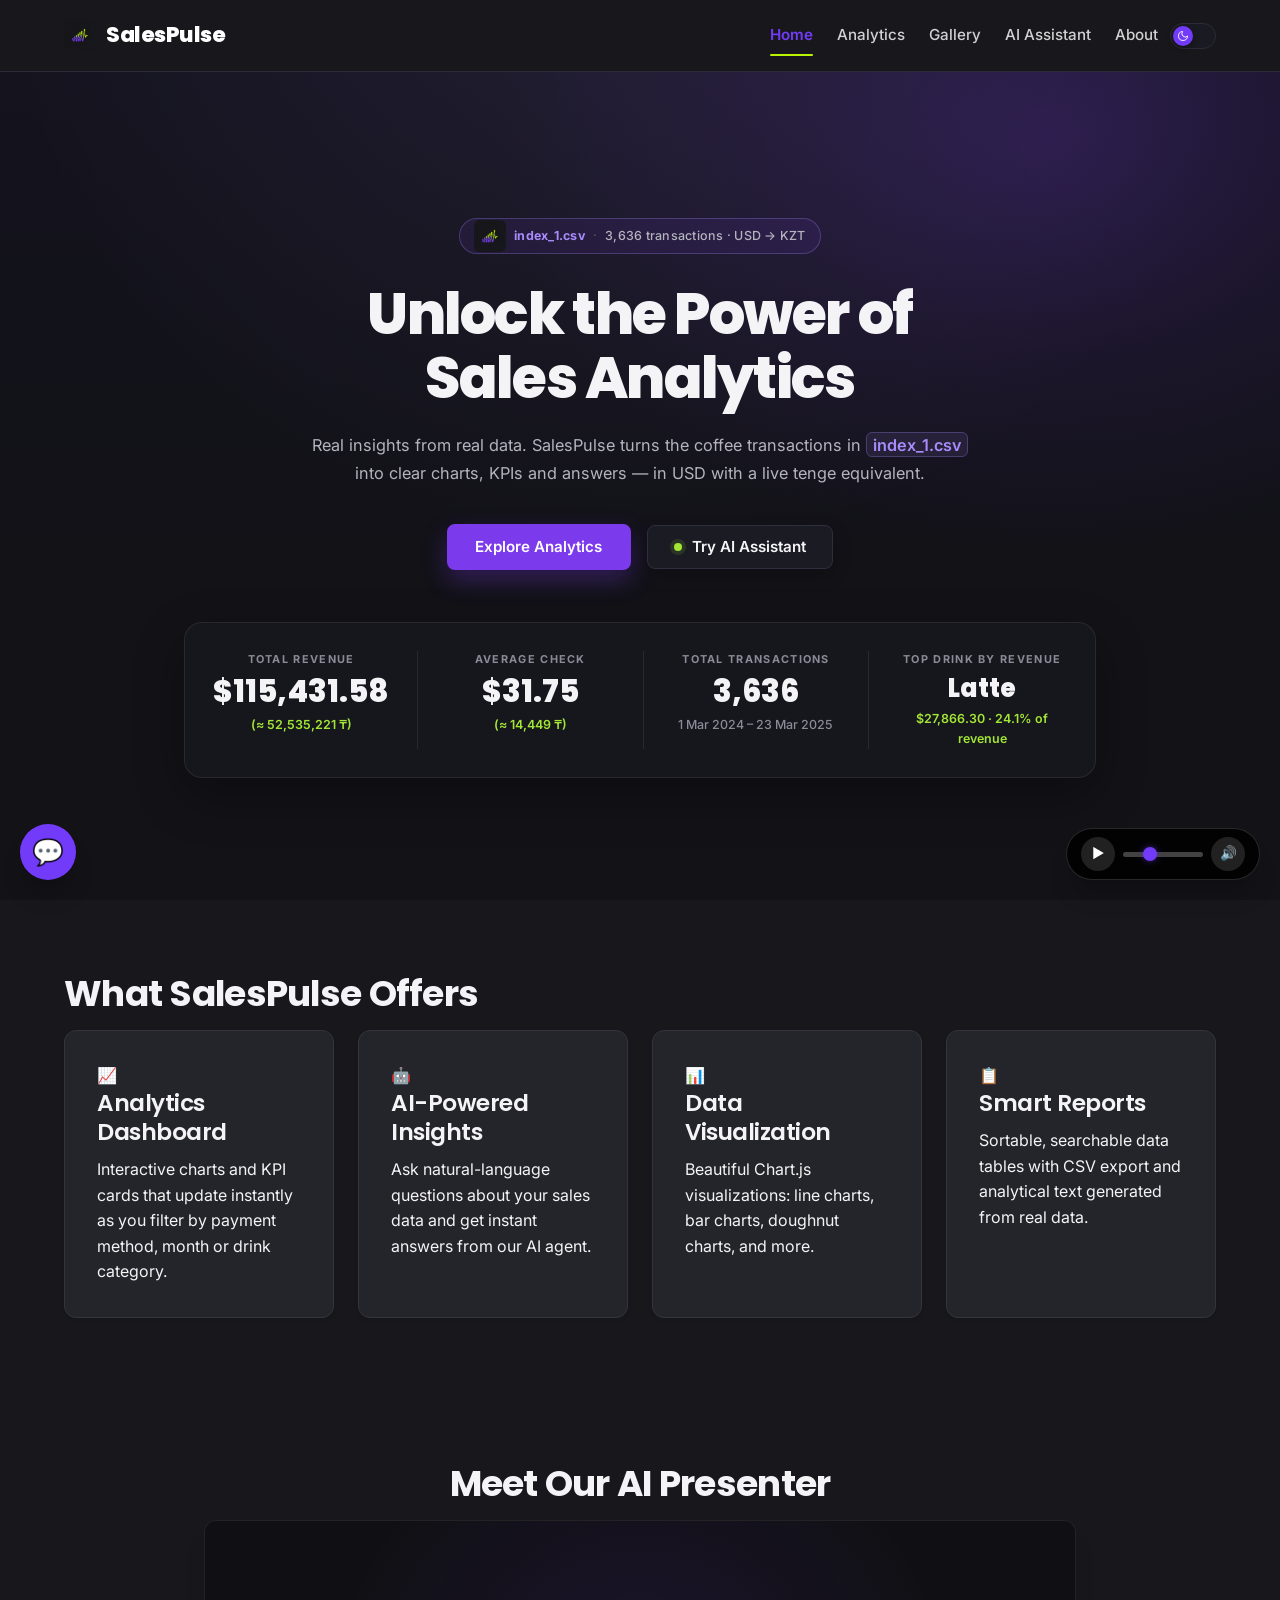
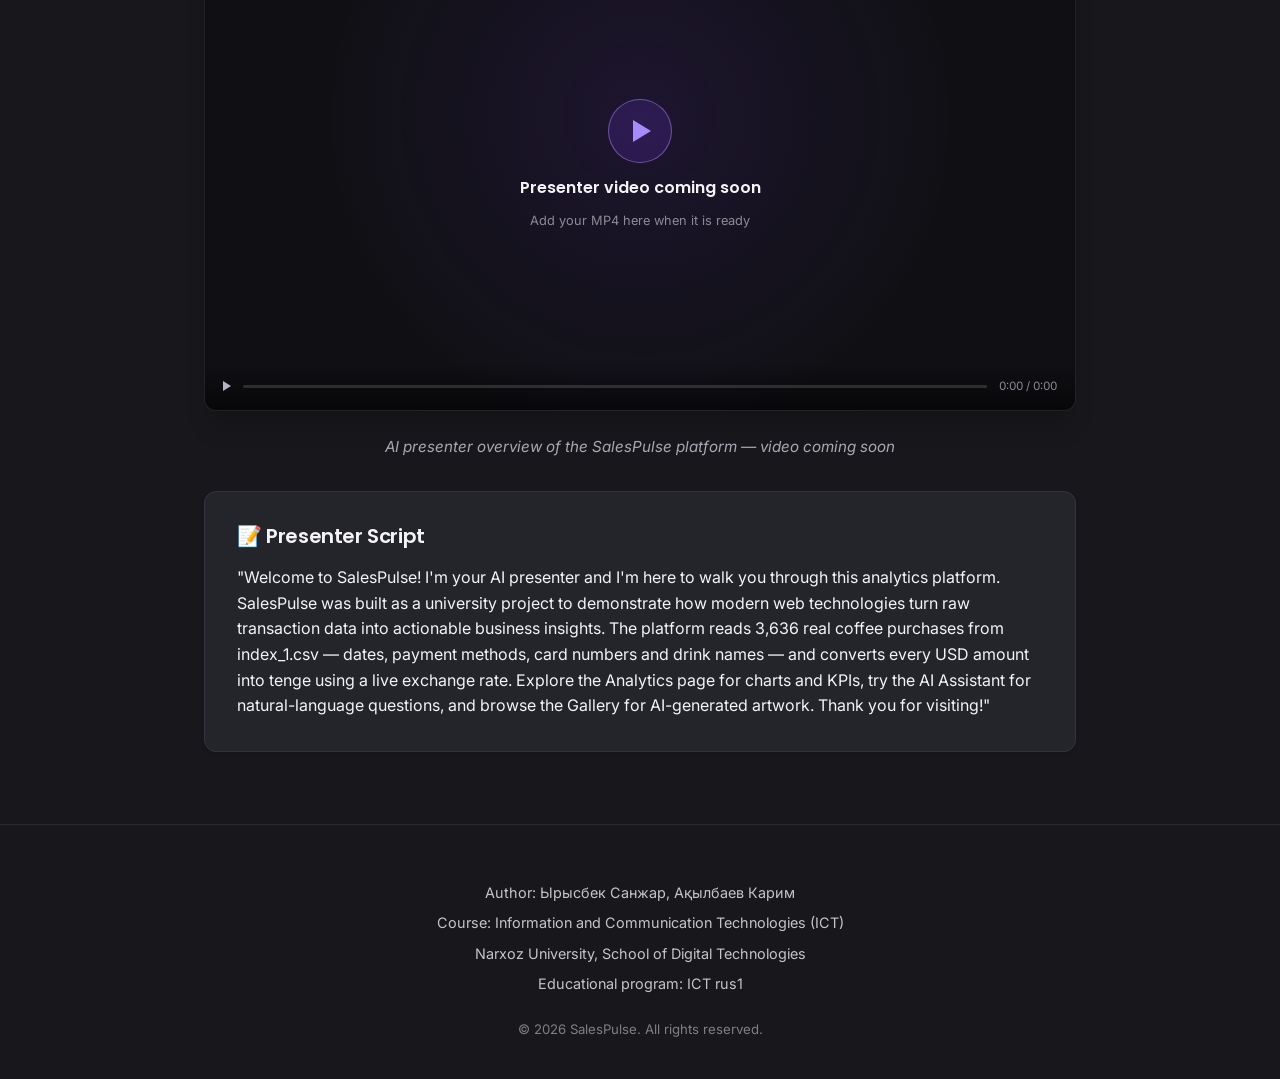
<file: V2/index.html>
<!DOCTYPE html>
<html lang="en">
<head>
  <!-- Character encoding declaration for UTF-8 standard -->
  <meta charset="UTF-8">

  <!-- Restore the saved theme before the stylesheet paints (no theme flash). -->
  <script>
    (function () {
      try {
        var saved = localStorage.getItem('salespulse.theme');
        document.documentElement.setAttribute('data-theme', saved === 'light' ? 'light' : 'dark');
      } catch (e) {
        document.documentElement.setAttribute('data-theme', 'dark');
      }
    })();
  </script>
  <!-- Responsive viewport configuration for optimal mobile & desktop display -->
  <meta name="viewport" content="width=device-width, initial-scale=1.0">
  <!-- SEO & Project description for academic evaluation -->
  <meta name="description" content="SalesPulse — sales analysis and visualization of real coffee transactions from index_1.csv, with USD and live KZT prices.">
  
  <title>SalesPulse — Home</title>
  <link rel="icon" type="image/png" href="/logo.png" />

  <!-- Google Fonts: Inter for high-legibility body text, Poppins for bold modern headings -->
  <link rel="preconnect" href="https://fonts.googleapis.com">
  <link rel="preconnect" href="https://fonts.gstatic.com" crossorigin>
  <link href="https://fonts.googleapis.com/css2?family=Inter:wght@400;500;600&family=Poppins:wght@600;700;800&display=swap" rel="stylesheet">

  <!-- Main Stylesheet containing CSS Variables, responsive grid, animations, and component styles -->
  <link rel="stylesheet" href="css/style.css">
</head>
<body data-page="home">

  <!-- ==========================================================================
       GLOBAL HEADER & NAVIGATION
       Persistent across all pages. Features brand logo, navigation links,
       and responsive burger menu toggle for mobile screen sizes.
       ========================================================================== -->
  <header class="header" id="header">
    <div class="container header-inner">
      <!-- Brand Logo linking back to the Home page -->
      <a href="index.html" class="logo" aria-label="SalesPulse Home">
        <span class="logo-mark"><img src="logo.png" alt="" class="logo-img" width="24" height="24"></span> SalesPulse
      </a>
      
      <!-- Primary Navigation Bar with semantic links -->
      <nav class="nav" id="nav" aria-label="Main navigation">
        <a href="index.html"      class="nav-link" data-page="home">Home</a>
        <a href="analytics.html"  class="nav-link" data-page="analytics">Analytics</a>
        <a href="gallery.html"    class="nav-link" data-page="gallery">Gallery</a>
        <a href="assistant.html"  class="nav-link" data-page="assistant">AI Assistant</a>
        <a href="about.html"      class="nav-link" data-page="about">About</a>
        <button type="button" class="theme-toggle" id="theme-toggle" aria-label="Switch to light theme" aria-pressed="false" title="Switch to light theme">
          <span class="theme-toggle-track" aria-hidden="true">
            <span class="theme-toggle-thumb">
              <svg class="theme-icon theme-icon--moon" viewBox="0 0 24 24" fill="none" stroke="currentColor" stroke-width="1.8" stroke-linecap="round" stroke-linejoin="round"><path d="M21 12.79A9 9 0 1 1 11.21 3 7 7 0 0 0 21 12.79z"/></svg>
              <svg class="theme-icon theme-icon--sun" viewBox="0 0 24 24" fill="none" stroke="currentColor" stroke-width="1.8" stroke-linecap="round" stroke-linejoin="round"><circle cx="12" cy="12" r="4"/><path d="M12 2v2M12 20v2M4.93 4.93l1.41 1.41M17.66 17.66l1.41 1.41M2 12h2M20 12h2M4.93 19.07l1.41-1.41M17.66 6.34l1.41-1.41"/></svg>
            </span>
          </span>
        </button>
      </nav>

      <!-- Mobile Hamburger Button with ARIA state controls -->
      <button class="burger" id="burger" aria-label="Toggle navigation menu" aria-expanded="false">
        <span></span><span></span><span></span>
      </button>
    </div>
  </header>

  <!-- ==========================================================================
       MAIN CONTENT CONTAINER
       ========================================================================== -->
  <main>
    <!-- ═══ HERO SECTION ═══
         Clean, centered SaaS hero: no background artwork behind the headline,
         a compact dataset badge, two hierarchy-driven CTAs and a four-column KPI strip. -->
    <section class="hero" id="hero" role="banner">
      <div class="container hero-content">
        <!-- Compact dataset status badge (replaces the old bottom status strip) -->
        <div class="hero-badge">
          <span class="hero-badge-mark"><img src="logo.png" alt="" class="hero-badge-logo" width="16" height="16"></span>
          <span class="hero-badge-file">index_1.csv</span>
          <span class="hero-badge-sep" aria-hidden="true">·</span>
          <span>3,636 transactions · USD → KZT</span>
        </div>

        <!-- Main page heading (Single H1 for SEO and semantic structure) -->
        <h1 class="hero-title">Unlock the Power of<br>Sales Analytics</h1>

        <!-- Engaging subtitle clarifying the scope and real source of the data -->
        <p class="hero-subtitle">Real insights from real data. SalesPulse turns the coffee transactions in <strong>index_1.csv</strong> into clear charts, KPIs and answers — in USD with a live tenge equivalent.</p>

        <!-- Call-to-action buttons directing users to core interactive modules -->
        <div class="hero-buttons">
          <a href="analytics.html" class="btn btn-primary" aria-label="Navigate to Analytics Dashboard">Explore Analytics</a>
          <a href="assistant.html" class="btn btn-secondary" aria-label="Navigate to AI Assistant">
            <span class="cta-dot" aria-hidden="true"></span>Try AI Assistant
          </a>
        </div>

        <!-- KPI strip: one calm card, four equal columns with thin dividers.
             Values are calculated from index_1.csv in main.js. -->
        <div class="kpi-row">
          <div class="kpi-item">
            <span class="kpi-label">TOTAL REVENUE</span>
            <span class="kpi-counter" data-counter="revenue">$0.00</span>
            <span class="kpi-counter-note" data-counter-kzt="revenue"></span>
          </div>
          <div class="kpi-item">
            <span class="kpi-label">AVERAGE CHECK</span>
            <span class="kpi-counter" data-counter="check">$0.00</span>
            <span class="kpi-counter-note" data-counter-kzt="check"></span>
          </div>
          <div class="kpi-item">
            <span class="kpi-label">TOTAL TRANSACTIONS</span>
            <span class="kpi-counter" data-counter="transactions">0</span>
            <span class="kpi-meta">1 Mar 2024 – 23 Mar 2025</span>
          </div>
          <div class="kpi-item">
            <span class="kpi-label">TOP DRINK BY REVENUE</span>
            <span class="kpi-counter-text" data-counter="top-product">—</span>
            <span class="kpi-counter-note" data-counter-note="top-product"></span>
          </div>
        </div>
      </div>
    </section>

    <!-- ═══ FEATURES SECTION ═══ 
         Structured grid highlighting the 4 core pillars of the SalesPulse platform:
         Dashboard, AI insights, Chart.js visualizations, and Smart Reports. -->
    <section class="section features" id="features">
      <div class="container">
        <h2 class="section-title fade-in">What SalesPulse Offers</h2>
        
        <div class="grid-4 fade-in">
          <!-- Feature Card 1: Analytics -->
          <article class="card feature-card">
            <div class="feature-icon" aria-hidden="true">📈</div>
            <h3>Analytics Dashboard</h3>
            <p>Interactive charts and KPI cards that update instantly as you filter by payment method, month or drink category.</p>
          </article>
          
          <!-- Feature Card 2: AI Assistance -->
          <article class="card feature-card">
            <div class="feature-icon" aria-hidden="true">🤖</div>
            <h3>AI-Powered Insights</h3>
            <p>Ask natural-language questions about your sales data and get instant answers from our AI agent.</p>
          </article>
          
          <!-- Feature Card 3: Visualizations -->
          <article class="card feature-card">
            <div class="feature-icon" aria-hidden="true">📊</div>
            <h3>Data Visualization</h3>
            <p>Beautiful Chart.js visualizations: line charts, bar charts, doughnut charts, and more.</p>
          </article>
          
          <!-- Feature Card 4: Reporting & Export -->
          <article class="card feature-card">
            <div class="feature-icon" aria-hidden="true">📋</div>
            <h3>Smart Reports</h3>
            <p>Sortable, searchable data tables with CSV export and analytical text generated from real data.</p>
          </article>
        </div>
      </div>
    </section>

    <!-- ═══ AI PRESENTER SECTION ═══
         Empty player placeholder until the presenter video is added; the script
         stays as text for accessibility and educational defense. -->
    <section class="section video-section fade-in" id="video-section">
      <div class="container">
        <h2 class="section-title">Meet Our AI Presenter</h2>
        
        <!-- Replace this placeholder block with a <video src="..." controls> element when ready. -->
        <div class="video-wrapper video-placeholder" role="img" aria-label="Presenter video placeholder — the video will be added later">
          <div class="video-placeholder-center">
            <span class="video-placeholder-play" aria-hidden="true"></span>
            <span class="video-placeholder-title">Presenter video coming soon</span>
            <span class="video-placeholder-hint">Add your MP4 here when it is ready</span>
          </div>
          <div class="video-placeholder-controls" aria-hidden="true">
            <span class="video-placeholder-play-small"></span>
            <span class="video-placeholder-track"></span>
            <span class="video-placeholder-time">0:00 / 0:00</span>
          </div>
        </div>
        <p class="video-caption"><em>AI presenter overview of the SalesPulse platform — video coming soon</em></p>
        
        <!-- Accessible text alternative for video content -->
        <div class="transcript card">
          <h3>📝 Presenter Script</h3>
          <p>"Welcome to SalesPulse! I'm your AI presenter and I'm here to walk you through this analytics platform. SalesPulse was built as a university project to demonstrate how modern web technologies turn raw transaction data into actionable business insights. The platform reads 3,636 real coffee purchases from index_1.csv — dates, payment methods, card numbers and drink names — and converts every USD amount into tenge using a live exchange rate. Explore the Analytics page for charts and KPIs, try the AI Assistant for natural-language questions, and browse the Gallery for AI-generated artwork. Thank you for visiting!"</p>
        </div>
      </div>
    </section>
  </main>

  <!-- ==========================================================================
       GLOBAL FOOTER
       Includes author identification, university details, course information,
       and academic program specifications required for grading.
       ========================================================================== -->
  <footer class="footer">
    <div class="container">
      <div class="footer-inner">
        <p>Author: Ырысбек Санжар, Ақылбаев Карим</p>
        <p>Course: Information and Communication Technologies (ICT)</p>
        <p>Narxoz University, School of Digital Technologies</p>
        <p>Educational program: ICT rus1</p>
        <p>&copy; 2026 SalesPulse. All rights reserved.</p>
      </div>
    </div>
  </footer>

  <!-- ==========================================================================
       BACKGROUND MUSIC PLAYER
       Interactive audio controls allowing the user to play/pause, adjust volume,
       and toggle mute with smooth state handling and persistent volume memory.
       ========================================================================== -->
  <div class="music-player" id="music-player" aria-label="Background music controls">
    <button class="music-btn" id="music-toggle" aria-label="Play background music" title="Play/Pause">
      <span id="music-icon">▶</span>
    </button>
    <input type="range" class="music-volume" id="music-volume" min="0" max="100" value="30" aria-label="Volume">
    <button class="music-btn" id="music-mute" aria-label="Mute" title="Mute/Unmute">
      <span id="mute-icon">🔊</span>
    </button>
  </div>
  <!-- Audio element referencing background ambient audio track -->
  <audio id="bg-music" src="assets/audio/ambient.wav" loop preload="none"></audio>

  <!-- ==========================================================================
       FLOATING CHATBOT WIDGET
       Compact conversational assistant available across the site to guide users,
       explain KPIs, clarify business charts, and answer frequent queries.
       ========================================================================== -->
  <div class="chat-float" id="chat-float">
    <button class="chat-float-btn" id="chat-float-btn" aria-label="Open chat assistant">💬</button>
    <div class="chat-float-window" id="chat-float-window" hidden>
      <div class="chat-float-header">
        <span>SalesPulse Assistant</span>
        <button class="chat-float-close" id="chat-float-close" aria-label="Close chat">&times;</button>
      </div>
      <div class="chat-float-messages" id="chat-float-messages"></div>
      <div class="chat-float-quick">
        <button class="chat-quick-btn" data-msg="What is this site about?">What is this site about?</button>
        <button class="chat-quick-btn" data-msg="Explain KPIs">Explain KPIs</button>
        <button class="chat-quick-btn" data-msg="How do I read the charts?">How do I read the charts?</button>
      </div>
      <div class="chat-float-input-row">
        <input type="text" id="chat-float-input" placeholder="Ask a question…" aria-label="Type a message">
        <button id="chat-float-send" aria-label="Send">➤</button>
      </div>
    </div>
  </div>

  <!-- ==========================================================================
       JAVASCRIPT SCRIPTS
       1. data.js - Master dataset generated from index_1.csv
       2. main.js - Core UI controller (navbar toggle, animations, music, chatbot)
       ========================================================================== -->
  <script src="js/data.js"></script>
  <script src="js/currency.js"></script>
  <script src="js/main.js"></script>
</body>
</html>
</file>
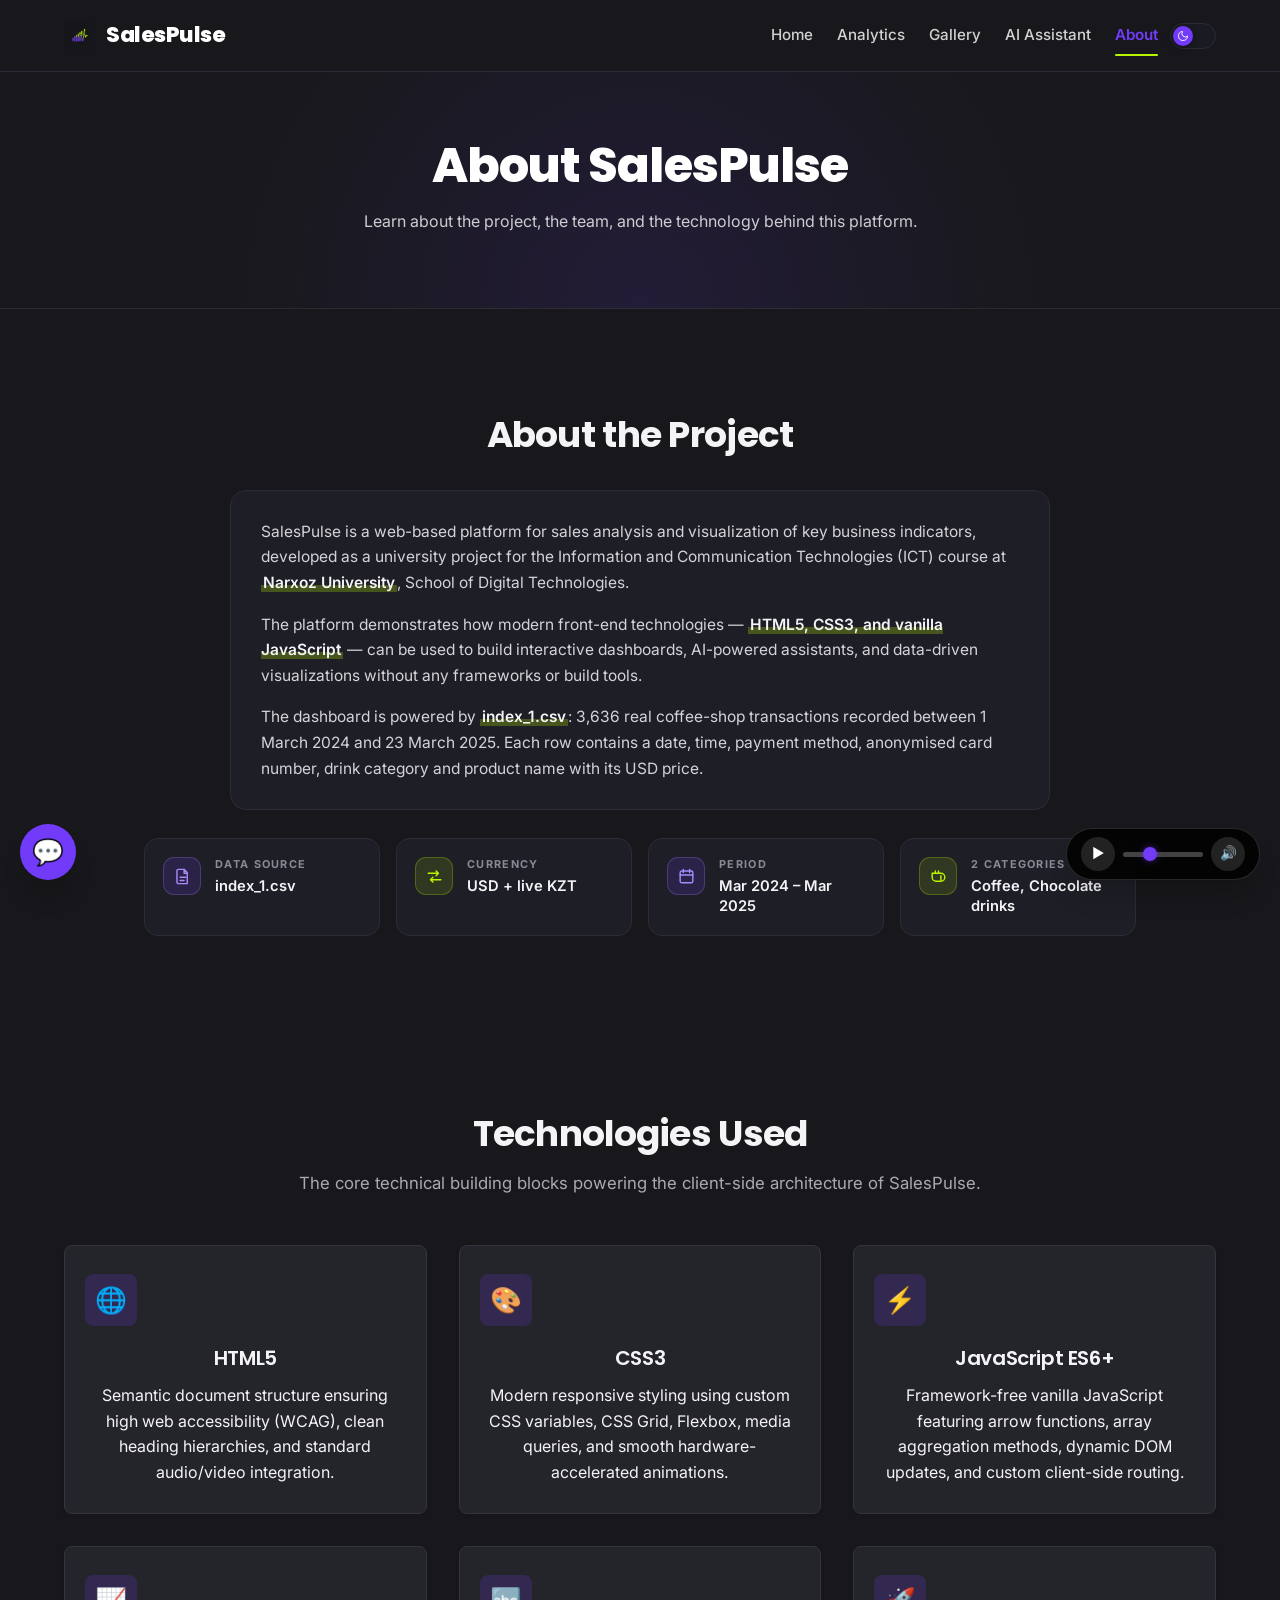
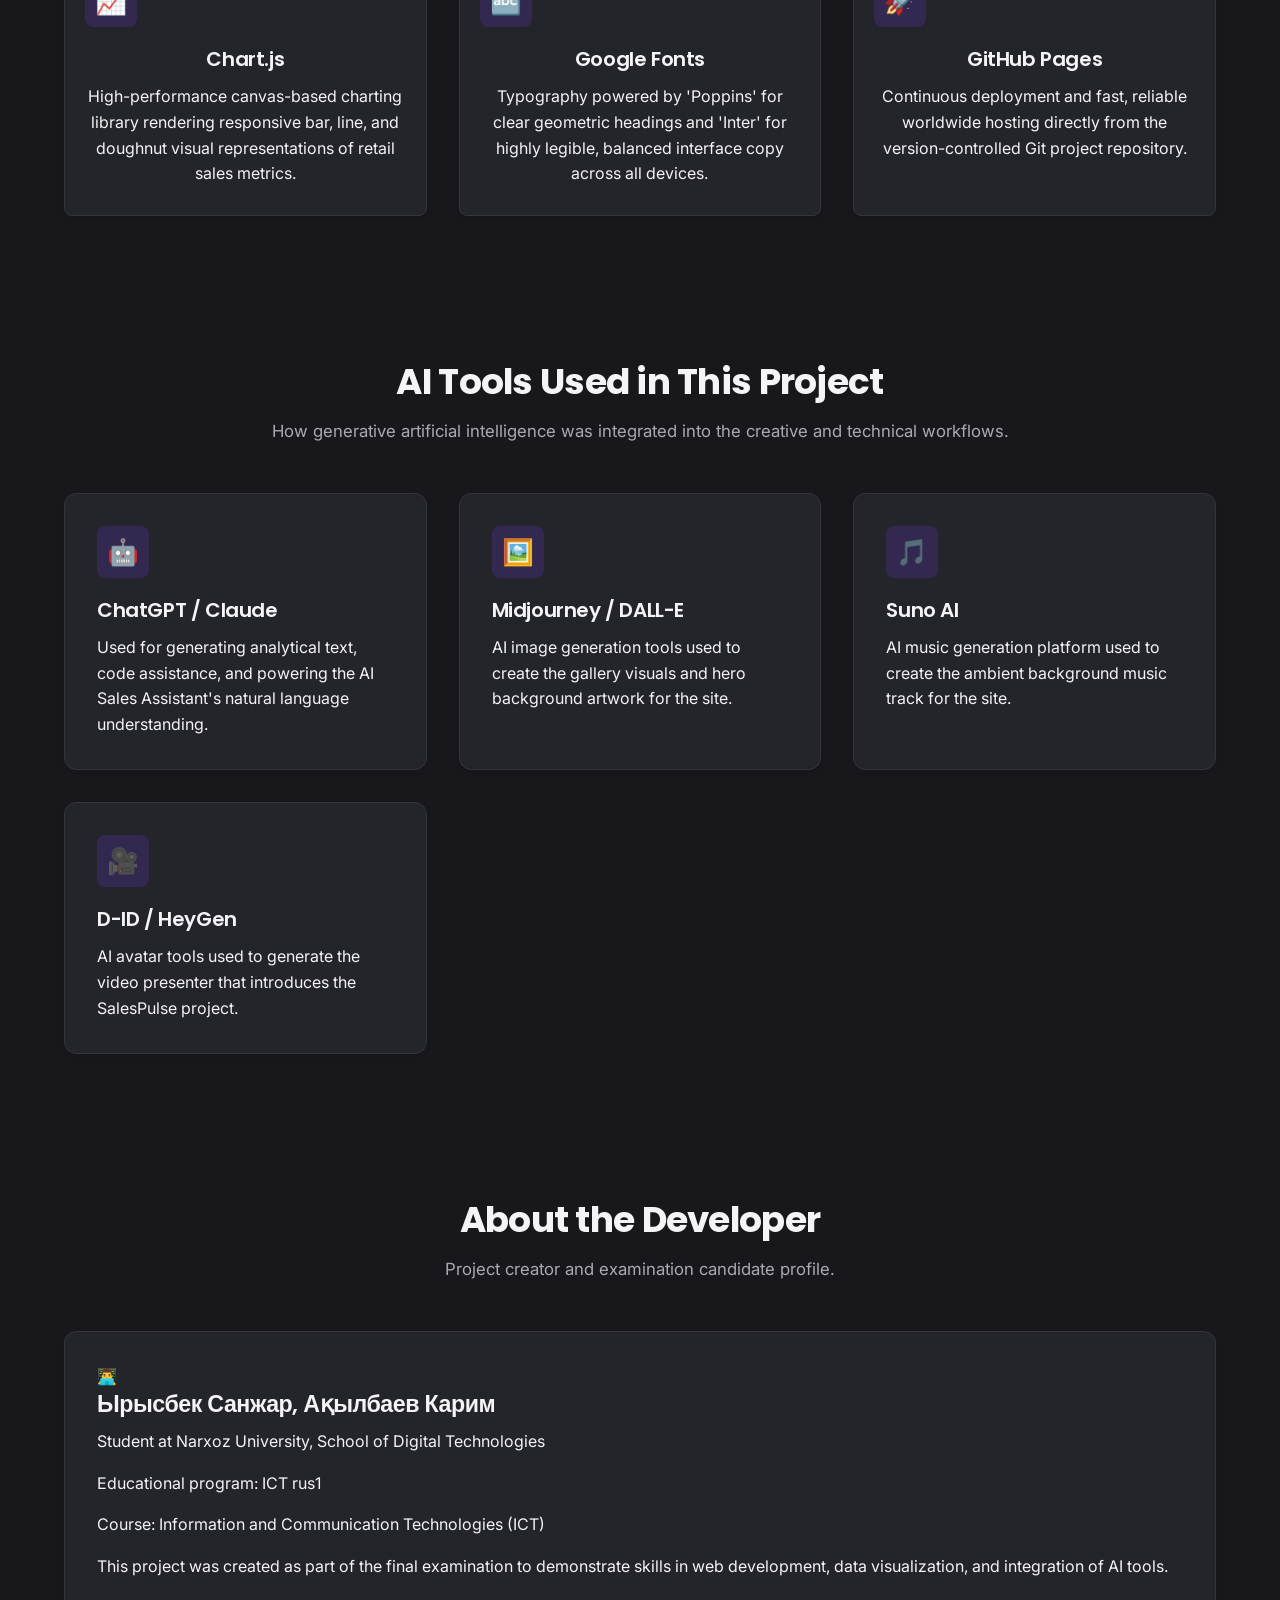
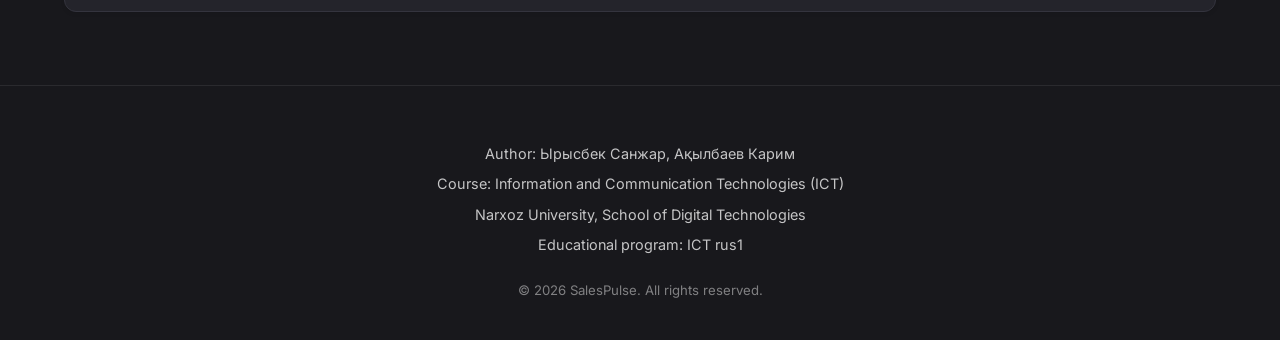
<file: V2/about.html>
<!DOCTYPE html>
<html lang="en">
<head>
  <!-- =====================================================================
       METADATA & DOCUMENT CONFIGURATION
       The student can explain:
       - UTF-8 character encoding ensures accurate symbol rendering.
       - Responsive viewport tag ensures proper mobile and desktop scaling.
       - SEO-friendly meta description provides context for web crawlers.
  ====================================================================== -->
  <meta charset="UTF-8">

  <!-- Restore the saved theme before the stylesheet paints (no theme flash). -->
  <script>
    (function () {
      try {
        var saved = localStorage.getItem('salespulse.theme');
        document.documentElement.setAttribute('data-theme', saved === 'light' ? 'light' : 'dark');
      } catch (e) {
        document.documentElement.setAttribute('data-theme', 'dark');
      }
    })();
  </script>
  <meta name="viewport" content="width=device-width, initial-scale=1.0">
  <meta name="description" content="About SalesPulse - Learn about the sales analysis web platform, technology stack, AI tools integration, and student developer details for the ICT examination project.">
  <title>About — SalesPulse Sales Analysis Platform</title>
  <link rel="icon" type="image/png" href="/logo.png" />

  <!-- =====================================================================
       GOOGLE FONTS (Inter for UI body text & Poppins for bold modern headings)
       Preconnecting reduces latency during DNS resolution and TLS handshake.
  ====================================================================== -->
  <link rel="preconnect" href="https://fonts.googleapis.com">
  <link rel="preconnect" href="https://fonts.gstatic.com" crossorigin>
  <link href="https://fonts.googleapis.com/css2?family=Inter:wght@400;500;600&family=Poppins:wght@600;700;800&display=swap" rel="stylesheet">

  <!-- =====================================================================
       MAIN STYLESHEET
       Contains CSS custom properties (variables), responsive grids,
       interactive component styles, and smooth animation transitions.
  ====================================================================== -->
  <link rel="stylesheet" href="css/style.css">
</head>

<body data-page="about">

  <!-- =====================================================================
       GLOBAL SITE HEADER & NAVIGATION BAR
       - Fixed/sticky layout with brand logo, main navigation, and mobile hamburger.
       - Fully keyboard accessible and tagged with ARIA attributes.
  ====================================================================== -->
  <header class="header" id="header">
    <div class="container header-inner">
      <a href="index.html" class="logo" aria-label="SalesPulse Home">
        <span class="logo-mark"><img src="logo.png" alt="" class="logo-img" width="24" height="24"></span> SalesPulse
      </a>
      <nav class="nav" id="nav" aria-label="Main navigation">
        <a href="index.html"      class="nav-link" data-page="home">Home</a>
        <a href="analytics.html"  class="nav-link" data-page="analytics">Analytics</a>
        <a href="gallery.html"    class="nav-link" data-page="gallery">Gallery</a>
        <a href="assistant.html"  class="nav-link" data-page="assistant">AI Assistant</a>
        <a href="about.html"      class="nav-link" data-page="about">About</a>
        <button type="button" class="theme-toggle" id="theme-toggle" aria-label="Switch to light theme" aria-pressed="false" title="Switch to light theme">
          <span class="theme-toggle-track" aria-hidden="true">
            <span class="theme-toggle-thumb">
              <svg class="theme-icon theme-icon--moon" viewBox="0 0 24 24" fill="none" stroke="currentColor" stroke-width="1.8" stroke-linecap="round" stroke-linejoin="round"><path d="M21 12.79A9 9 0 1 1 11.21 3 7 7 0 0 0 21 12.79z"/></svg>
              <svg class="theme-icon theme-icon--sun" viewBox="0 0 24 24" fill="none" stroke="currentColor" stroke-width="1.8" stroke-linecap="round" stroke-linejoin="round"><circle cx="12" cy="12" r="4"/><path d="M12 2v2M12 20v2M4.93 4.93l1.41 1.41M17.66 17.66l1.41 1.41M2 12h2M20 12h2M4.93 19.07l1.41-1.41M17.66 6.34l1.41-1.41"/></svg>
            </span>
          </span>
        </button>
      </nav>
      <button class="burger" id="burger" aria-label="Toggle navigation menu" aria-expanded="false">
        <span></span><span></span><span></span>
      </button>
    </div>
  </header>

  <!-- =====================================================================
       MAIN PAGE CONTENT AREA
       Contains structured, semantic sections explaining:
       1. Project vision & dataset origin (index_1.csv transactions)
       2. Core web technologies used (HTML5, CSS3, JavaScript ES6+, Chart.js, etc.)
       3. AI tools utilized in media generation & NLP assistance
       4. Student developer credentials & university program details
  ====================================================================== -->
  <main class="main-content" id="main-content">

    <!-- PAGE HERO BANNER -->
    <section class="page-banner fade-in" aria-labelledby="banner-heading">
      <div class="container">
        <h1 id="banner-heading">About SalesPulse</h1>
        <p class="banner-subtitle">Learn about the project, the team, and the technology behind this platform.</p>
      </div>
    </section>

    <!-- SECTION 1: ABOUT THE PROJECT -->
    <section class="section about-project fade-in" aria-labelledby="about-project-heading">
      <div class="container about-project-container">
        <div class="section-header">
          <h2 id="about-project-heading">About the Project</h2>
        </div>

        <div class="about-prose-card">
          <p>SalesPulse is a web-based platform for sales analysis and visualization of key business indicators, developed as a university project for the Information and Communication Technologies (ICT) course at <span class="about-term">Narxoz University</span>, School of Digital Technologies.</p>
          <p>The platform demonstrates how modern front-end technologies — <span class="about-term">HTML5, CSS3, and vanilla JavaScript</span> — can be used to build interactive dashboards, AI-powered assistants, and data-driven visualizations without any frameworks or build tools.</p>
          <p>The dashboard is powered by <span class="about-term">index_1.csv</span>: 3,636 real coffee-shop transactions recorded between 1 March 2024 and 23 March 2025. Each row contains a date, time, payment method, anonymised card number, drink category and product name with its USD price.</p>
        </div>

        <!-- Project Highlights Summary Cards -->
        <div class="project-stats-grid about-meta-grid">
          <article class="stat-pill about-meta-card">
            <span class="about-meta-icon about-meta-icon--purple" aria-hidden="true">
              <svg viewBox="0 0 24 24" width="19" height="19" focusable="false">
                <path d="M7 3h7l4 4v14H7a2 2 0 0 1-2-2V5a2 2 0 0 1 2-2Zm7 0v5h4M9 13h7M9 17h5" fill="none" stroke="currentColor" stroke-width="1.8" stroke-linecap="round" stroke-linejoin="round"/>
              </svg>
            </span>
            <div class="about-meta-copy">
              <span class="about-meta-label">Data Source</span>
              <strong class="about-meta-value">index_1.csv</strong>
            </div>
          </article>

          <article class="stat-pill about-meta-card">
            <span class="about-meta-icon about-meta-icon--lime" aria-hidden="true">
              <svg viewBox="0 0 24 24" width="19" height="19" focusable="false">
                <path d="M4 8h13m0 0-3-3m3 3-3 3M20 16H7m0 0 3-3m-3 3 3 3" fill="none" stroke="currentColor" stroke-width="1.8" stroke-linecap="round" stroke-linejoin="round"/>
              </svg>
            </span>
            <div class="about-meta-copy">
              <span class="about-meta-label">Currency</span>
              <strong class="about-meta-value">USD + live KZT</strong>
            </div>
          </article>

          <article class="stat-pill about-meta-card">
            <span class="about-meta-icon about-meta-icon--purple" aria-hidden="true">
              <svg viewBox="0 0 24 24" width="19" height="19" focusable="false">
                <rect x="4" y="5" width="16" height="15" rx="2" fill="none" stroke="currentColor" stroke-width="1.8"/>
                <path d="M4 10h16M8 3v4m8-4v4" fill="none" stroke="currentColor" stroke-width="1.8" stroke-linecap="round"/>
              </svg>
            </span>
            <div class="about-meta-copy">
              <span class="about-meta-label">Period</span>
              <strong class="about-meta-value">Mar 2024 – Mar 2025</strong>
            </div>
          </article>

          <article class="stat-pill about-meta-card">
            <span class="about-meta-icon about-meta-icon--lime" aria-hidden="true">
              <svg viewBox="0 0 24 24" width="19" height="19" focusable="false">
                <path d="M4 8h11a5 5 0 0 1 0 10H9a5 5 0 0 1-5-5V8Zm11 3v5M8 5v2m4-2v2" fill="none" stroke="currentColor" stroke-width="1.8" stroke-linecap="round" stroke-linejoin="round"/>
              </svg>
            </span>
            <div class="about-meta-copy">
              <span class="about-meta-label">2 Categories</span>
              <strong class="about-meta-value">Coffee, Chocolate drinks</strong>
            </div>
          </article>
        </div>
      </div>
    </section>

    <!-- SECTION 2: TECHNOLOGIES USED -->
    <section class="section tech-used fade-in" aria-labelledby="tech-heading">
      <div class="container">
        <div class="section-header">
          <h2 id="tech-heading">Technologies Used</h2>
          <p class="section-subtext">The core technical building blocks powering the client-side architecture of SalesPulse.</p>
        </div>

        <div class="grid-3 fade-in">
          <!-- Card 1: HTML5 -->
          <article class="card tech-card">
            <div class="card-icon" aria-hidden="true">🌐</div>
            <h3 class="card-title">HTML5</h3>
            <p class="card-desc">Semantic document structure ensuring high web accessibility (WCAG), clean heading hierarchies, and standard audio/video integration.</p>
          </article>

          <!-- Card 2: CSS3 -->
          <article class="card tech-card">
            <div class="card-icon" aria-hidden="true">🎨</div>
            <h3 class="card-title">CSS3</h3>
            <p class="card-desc">Modern responsive styling using custom CSS variables, CSS Grid, Flexbox, media queries, and smooth hardware-accelerated animations.</p>
          </article>

          <!-- Card 3: JavaScript ES6+ -->
          <article class="card tech-card">
            <div class="card-icon" aria-hidden="true">⚡</div>
            <h3 class="card-title">JavaScript ES6+</h3>
            <p class="card-desc">Framework-free vanilla JavaScript featuring arrow functions, array aggregation methods, dynamic DOM updates, and custom client-side routing.</p>
          </article>

          <!-- Card 4: Chart.js -->
          <article class="card tech-card">
            <div class="card-icon" aria-hidden="true">📈</div>
            <h3 class="card-title">Chart.js</h3>
            <p class="card-desc">High-performance canvas-based charting library rendering responsive bar, line, and doughnut visual representations of retail sales metrics.</p>
          </article>

          <!-- Card 5: Google Fonts -->
          <article class="card tech-card">
            <div class="card-icon" aria-hidden="true">🔤</div>
            <h3 class="card-title">Google Fonts</h3>
            <p class="card-desc">Typography powered by 'Poppins' for clear geometric headings and 'Inter' for highly legible, balanced interface copy across all devices.</p>
          </article>

          <!-- Card 6: GitHub Pages -->
          <article class="card tech-card">
            <div class="card-icon" aria-hidden="true">🚀</div>
            <h3 class="card-title">GitHub Pages</h3>
            <p class="card-desc">Continuous deployment and fast, reliable worldwide hosting directly from the version-controlled Git project repository.</p>
          </article>
        </div>
      </div>
    </section>

    <!-- SECTION 3: AI TOOLS USED IN THIS PROJECT -->
    <section class="section ai-tools fade-in" aria-labelledby="ai-heading">
      <div class="container">
        <div class="section-header">
          <h2 id="ai-heading">AI Tools Used in This Project</h2>
          <p class="section-subtext">How generative artificial intelligence was integrated into the creative and technical workflows.</p>
        </div>

        <div class="grid-3 fade-in">
          <!-- AI Card 1: ChatGPT / Claude -->
          <article class="card ai-card">
            <div class="card-icon" aria-hidden="true">🤖</div>
            <h3 class="card-title">ChatGPT / Claude</h3>
            <p class="card-desc">Used for generating analytical text, code assistance, and powering the AI Sales Assistant's natural language understanding.</p>
          </article>

          <!-- AI Card 2: Midjourney / DALL-E -->
          <article class="card ai-card">
            <div class="card-icon" aria-hidden="true">🖼️</div>
            <h3 class="card-title">Midjourney / DALL-E</h3>
            <p class="card-desc">AI image generation tools used to create the gallery visuals and hero background artwork for the site.</p>
          </article>

          <!-- AI Card 3: Suno AI -->
          <article class="card ai-card">
            <div class="card-icon" aria-hidden="true">🎵</div>
            <h3 class="card-title">Suno AI</h3>
            <p class="card-desc">AI music generation platform used to create the ambient background music track for the site.</p>
          </article>

          <!-- AI Card 4: D-ID / HeyGen -->
          <article class="card ai-card">
            <div class="card-icon" aria-hidden="true">🎥</div>
            <h3 class="card-title">D-ID / HeyGen</h3>
            <p class="card-desc">AI avatar tools used to generate the video presenter that introduces the SalesPulse project.</p>
          </article>
        </div>
      </div>
    </section>

    <!-- SECTION 4: ABOUT THE DEVELOPER -->
    <section class="section about-dev-section fade-in" aria-labelledby="dev-heading">
      <div class="container">
        <div class="section-header">
          <h2 id="dev-heading">About the Developer</h2>
          <p class="section-subtext">Project creator and examination candidate profile.</p>
        </div>

        <div class="card about-developer fade-in">
          <div class="developer-avatar" aria-hidden="true">👨‍💻</div>
          <h3>Ырысбек Санжар, Ақылбаев Карим</h3>
          <p>Student at Narxoz University, School of Digital Technologies</p>
          <p>Educational program: ICT rus1</p>
          <p>Course: Information and Communication Technologies (ICT)</p>
          <p>This project was created as part of the final examination to demonstrate skills in web development, data visualization, and integration of AI tools.</p>
        </div>
      </div>
    </section>

  </main>

  <!-- =====================================================================
       GLOBAL SITE FOOTER
       Standardized academic examination footer containing project credentials.
  ====================================================================== -->
  <footer class="footer">
    <div class="container">
      <div class="footer-inner">
        <p>Author: Ырысбек Санжар, Ақылбаев Карим</p>
        <p>Course: Information and Communication Technologies (ICT)</p>
        <p>Narxoz University, School of Digital Technologies</p>
        <p>Educational program: ICT rus1</p>
        <p>&copy; 2026 SalesPulse. All rights reserved.</p>
      </div>
    </div>
  </footer>

  <!-- =====================================================================
       PERSISTENT BACKGROUND MUSIC PLAYER
       Allows the user to control ambient background audio (play/pause, volume, mute).
  ====================================================================== -->
  <div class="music-player" id="music-player" aria-label="Background music controls">
    <button class="music-btn" id="music-toggle" aria-label="Play background music" title="Play/Pause">
      <span id="music-icon">▶</span>
    </button>
    <input type="range" class="music-volume" id="music-volume" min="0" max="100" value="30" aria-label="Volume">
    <button class="music-btn" id="music-mute" aria-label="Mute" title="Mute/Unmute">
      <span id="mute-icon">🔊</span>
    </button>
  </div>
  <audio id="bg-music" src="assets/audio/ambient.wav" loop preload="none"></audio>

  <!-- =====================================================================
       FLOATING CHATBOT WIDGET
       Quick-access conversational assistant providing KPI insights & site orientation.
  ====================================================================== -->
  <div class="chat-float" id="chat-float">
    <button class="chat-float-btn" id="chat-float-btn" aria-label="Open chat assistant">💬</button>
    <div class="chat-float-window" id="chat-float-window" hidden>
      <div class="chat-float-header">
        <span>SalesPulse Assistant</span>
        <button class="chat-float-close" id="chat-float-close" aria-label="Close chat">&times;</button>
      </div>
      <div class="chat-float-messages" id="chat-float-messages"></div>
      <div class="chat-float-quick">
        <button class="chat-quick-btn" data-msg="What is this site about?">What is this site about?</button>
        <button class="chat-quick-btn" data-msg="Explain KPIs">Explain KPIs</button>
        <button class="chat-quick-btn" data-msg="How do I read the charts?">How do I read the charts?</button>
      </div>
      <div class="chat-float-input-row">
        <input type="text" id="chat-float-input" placeholder="Ask a question…" aria-label="Type a message">
        <button id="chat-float-send" aria-label="Send">➤</button>
      </div>
    </div>
  </div>

  <!-- =====================================================================
       SCRIPTS
       1. data.js - Sales datasets and product catalog data structures
       2. main.js - Core application behaviors (navigation, audio, chat widget, scroll animation)
  ====================================================================== -->
  <script src="js/data.js"></script>
  <script src="js/main.js"></script>
</body>
</html>
</file>
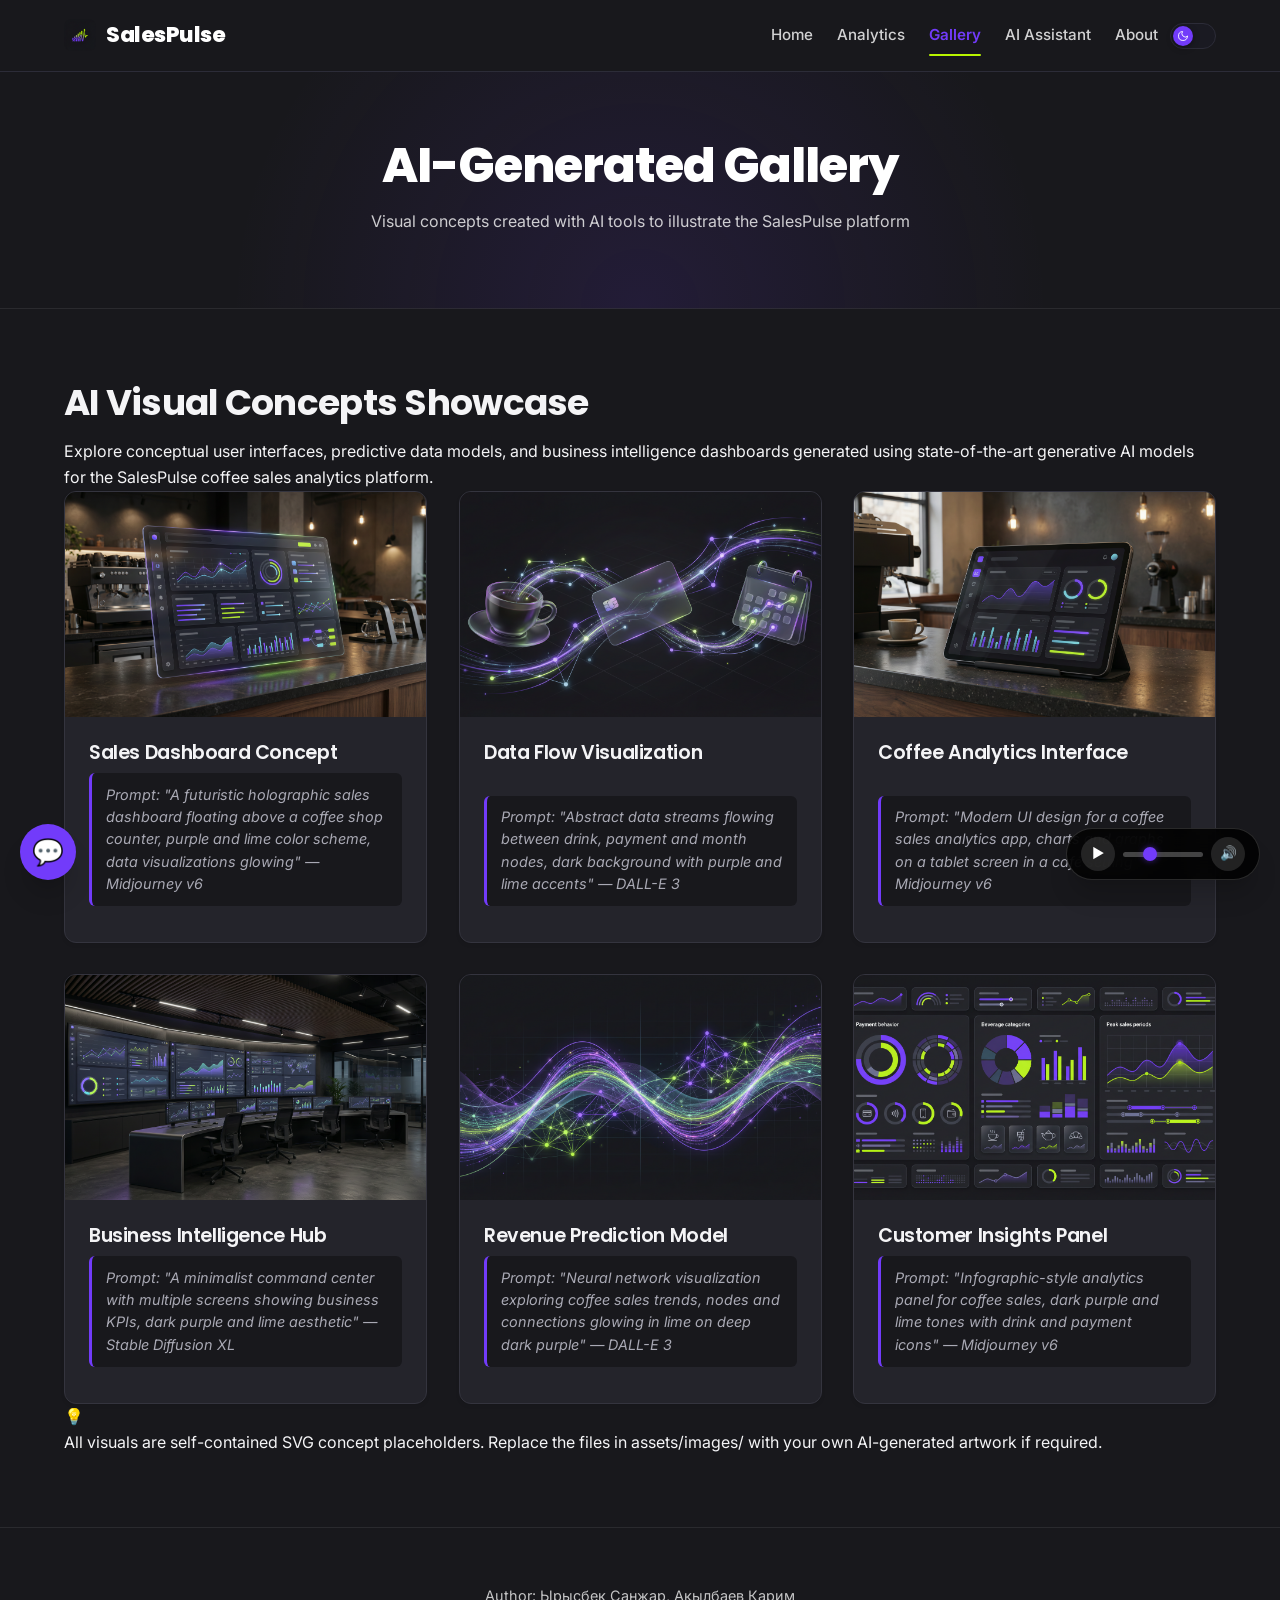
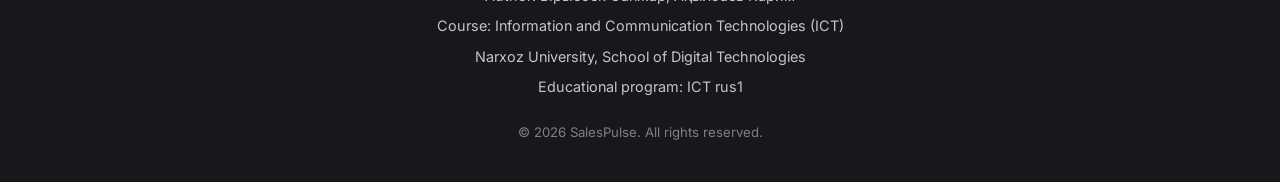
<file: V2/gallery.html>
<!DOCTYPE html>
<html lang="en">
<head>
  <!-- ══════════════════════════════════════════════════════════════════
       SalesPulse — Web Platform for Sales Analysis & Visualization
       Course: Information and Communication Technologies (ICT)
       Institution: Narxoz University, School of Digital Technologies
       Data source: index_1.csv (coffee-shop transactions, USD + live KZT)
       Page: Gallery (AI-Generated Visual Concept Explorations)
       ══════════════════════════════════════════════════════════════════ -->
  <meta charset="UTF-8">

  <!-- Restore the saved theme before the stylesheet paints (no theme flash). -->
  <script>
    (function () {
      try {
        var saved = localStorage.getItem('salespulse.theme');
        document.documentElement.setAttribute('data-theme', saved === 'light' ? 'light' : 'dark');
      } catch (e) {
        document.documentElement.setAttribute('data-theme', 'dark');
      }
    })();
  </script>
  <meta name="viewport" content="width=device-width, initial-scale=1.0">
  <meta name="description" content="SalesPulse AI-Generated Gallery — Explore high-fidelity concept visuals created with Midjourney, DALL-E 3, and Stable Diffusion XL for the coffee sales analytics platform.">
  <title>AI-Generated Gallery — SalesPulse</title>
  <link rel="icon" type="image/png" href="/logo.png" />

  <!-- Google Fonts: Inter (body text) and Poppins (headings & branding) -->
  <link rel="preconnect" href="https://fonts.googleapis.com">
  <link rel="preconnect" href="https://fonts.gstatic.com" crossorigin>
  <link href="https://fonts.googleapis.com/css2?family=Inter:wght@400;500;600&family=Poppins:wght@600;700;800&display=swap" rel="stylesheet">

  <!-- Core Stylesheet -->
  <link rel="stylesheet" href="css/style.css">

  <!-- Inline Helper Script for Robust Graceful Image Fallbacks -->
  <script>
    /**
     * Graceful fallback handler for missing placeholder images.
     * Generates a self-contained SVG data URI if the target JPG fails to load,
     * ensuring layout integrity and zero broken image icons during evaluation.
     * 
     * @param {HTMLImageElement} img - The image element that triggered the error
     * @param {string} title - The title of the visual concept
     * @param {string} icon - Emoji icon matching the concept theme
     */
    function handleImgError(img, title, icon) {
      img.onerror = null; // Prevent infinite fallback loops
      const svg = `
        <svg xmlns="http://www.w3.org/2000/svg" width="800" height="500" viewBox="0 0 800 500">
          <defs>
            <linearGradient id="g" x1="0%" y1="0%" x2="100%" y2="100%">
              <stop offset="0%" stop-color="#18181C"/>
              <stop offset="100%" stop-color="#24242B"/>
            </linearGradient>
          </defs>
          <rect width="800" height="500" fill="url(#g)"/>
          <rect x="25" y="25" width="750" height="450" rx="12" fill="none" stroke="#B9F500" stroke-width="2" stroke-opacity="0.35" stroke-dasharray="8 6"/>
          <circle cx="400" cy="200" r="54" fill="#B9F500" fill-opacity="0.15" stroke="#B9F500" stroke-width="2"/>
          <text x="400" y="215" font-family="'Segoe UI', sans-serif" font-size="44" fill="#B9F500" text-anchor="middle">${icon}</text>
          <text x="400" y="300" font-family="'Poppins', sans-serif" font-size="24" font-weight="700" fill="#FFFFFF" text-anchor="middle">${title}</text>
          <text x="400" y="340" font-family="'Inter', sans-serif" font-size="14" fill="#A9A9B4" text-anchor="middle">SalesPulse AI Concept • Coffee Sales Analytics</text>
        </svg>
      `.trim();
      img.src = 'data:image/svg+xml;charset=utf-8,' + encodeURIComponent(svg);
    }
  </script>
</head>

<body data-page="gallery">
  <!-- ══════════════════════════════════════════════════════════════════
       HEADER SECTION (Identical across all pages)
       Contains main brand logo, responsive navigation links, and mobile burger button.
       ══════════════════════════════════════════════════════════════════ -->
  <header class="header" id="header">
    <div class="container header-inner">
      <a href="index.html" class="logo" aria-label="SalesPulse Home">
        <span class="logo-mark"><img src="logo.png" alt="" class="logo-img" width="24" height="24"></span> SalesPulse
      </a>
      <nav class="nav" id="nav" aria-label="Main navigation">
        <a href="index.html"      class="nav-link" data-page="home">Home</a>
        <a href="analytics.html"  class="nav-link" data-page="analytics">Analytics</a>
        <a href="gallery.html"    class="nav-link" data-page="gallery">Gallery</a>
        <a href="assistant.html"  class="nav-link" data-page="assistant">AI Assistant</a>
        <a href="about.html"      class="nav-link" data-page="about">About</a>
        <button type="button" class="theme-toggle" id="theme-toggle" aria-label="Switch to light theme" aria-pressed="false" title="Switch to light theme">
          <span class="theme-toggle-track" aria-hidden="true">
            <span class="theme-toggle-thumb">
              <svg class="theme-icon theme-icon--moon" viewBox="0 0 24 24" fill="none" stroke="currentColor" stroke-width="1.8" stroke-linecap="round" stroke-linejoin="round"><path d="M21 12.79A9 9 0 1 1 11.21 3 7 7 0 0 0 21 12.79z"/></svg>
              <svg class="theme-icon theme-icon--sun" viewBox="0 0 24 24" fill="none" stroke="currentColor" stroke-width="1.8" stroke-linecap="round" stroke-linejoin="round"><circle cx="12" cy="12" r="4"/><path d="M12 2v2M12 20v2M4.93 4.93l1.41 1.41M17.66 17.66l1.41 1.41M2 12h2M20 12h2M4.93 19.07l1.41-1.41M17.66 6.34l1.41-1.41"/></svg>
            </span>
          </span>
        </button>
      </nav>
      <button class="burger" id="burger" aria-label="Toggle navigation menu" aria-expanded="false">
        <span></span><span></span><span></span>
      </button>
    </div>
  </header>

  <!-- ══════════════════════════════════════════════════════════════════
       MAIN CONTENT CONTAINER
       Semantic <main> holds the hero banner, interactive gallery grid, and notes.
       ══════════════════════════════════════════════════════════════════ -->
  <main id="main-content">
    <!-- PAGE BANNER SECTION: Single <h1> for correct document heading hierarchy -->
    <section class="page-banner fade-in" aria-labelledby="banner-heading">
      <div class="container">
        <h1 id="banner-heading">AI-Generated Gallery</h1>
        <p class="banner-subtitle">Visual concepts created with AI tools to illustrate the SalesPulse platform</p>
      </div>
    </section>

    <!-- GALLERY SHOWCASE SECTION: Semantic <section> with .section class -->
    <section class="section gallery-section" aria-labelledby="gallery-subheading">
      <div class="container">
        <!-- Introductory heading (h2 preserves semantic heading hierarchy: h1 -> h2 -> h3) -->
        <div class="gallery-intro fade-in">
          <h2 id="gallery-subheading">AI Visual Concepts Showcase</h2>
          <p>
            Explore conceptual user interfaces, predictive data models, and business intelligence dashboards 
            generated using state-of-the-art generative AI models for the SalesPulse coffee sales analytics platform.
          </p>
        </div>

        <!-- ─── 6-ITEM GALLERY GRID ─── -->
        <div class="gallery-grid">
          <!-- ITEM 1: Sales Dashboard Concept -->
          <div class="gallery-item fade-in" role="button" tabindex="0" aria-label="View full image" data-index="1">
            <div class="gallery-img-wrapper">
              <img 
                src="first.png" 
                alt="A futuristic holographic sales dashboard floating above a coffee shop counter with purple and lime glowing data visualizations" 

                onerror="handleImgError(this, 'Sales Dashboard Concept', '📊')">
              <span class="gallery-zoom-badge" aria-hidden="true">🔍 Zoom</span>
            </div>
            <div class="gallery-caption">
              <h3>Sales Dashboard Concept</h3>
              <p class="gallery-prompt">Prompt: "A futuristic holographic sales dashboard floating above a coffee shop counter, purple and lime color scheme, data visualizations glowing" — Midjourney v6</p>
            </div>
          </div>

          <!-- ITEM 2: Data Flow Visualization -->
          <div class="gallery-item fade-in" role="button" tabindex="0" aria-label="View full image" data-index="2">
            <div class="gallery-img-wrapper">
              <img 
                src="second.png" 
                alt="Abstract data streams flowing between drink, payment and month nodes with purple and lime accents" 

                onerror="handleImgError(this, 'Data Flow Visualization', '🌐')">
              <span class="gallery-zoom-badge" aria-hidden="true">🔍 Zoom</span>
            </div>
            <div class="gallery-caption">
              <h3>Data Flow Visualization</h3>
              <p class="gallery-prompt">Prompt: "Abstract data streams flowing between drink, payment and month nodes, dark background with purple and lime accents" — DALL-E 3</p>
            </div>
          </div>

          <!-- ITEM 3: Coffee Analytics Interface -->
          <div class="gallery-item fade-in" role="button" tabindex="0" aria-label="View full image" data-index="3">
            <div class="gallery-img-wrapper">
              <img 
                src="third.png" 
                alt="Modern UI design for a coffee sales analytics app featuring charts and graphs on a tablet screen in a café setting" 

                onerror="handleImgError(this, 'Coffee Analytics Interface', '☕')">
              <span class="gallery-zoom-badge" aria-hidden="true">🔍 Zoom</span>
            </div>
            <div class="gallery-caption">
              <h3>Coffee Analytics Interface</h3>
              <p class="gallery-prompt">Prompt: "Modern UI design for a coffee sales analytics app, charts and graphs on a tablet screen in a café setting" — Midjourney v6</p>
            </div>
          </div>

          <!-- ITEM 4: Business Intelligence Hub -->
          <div class="gallery-item fade-in" role="button" tabindex="0" aria-label="View full image" data-index="4">
            <div class="gallery-img-wrapper">
              <img 
                src="fourth.png" 
                alt="A minimalist command center with multiple screens showing business KPIs in a dark purple and lime aesthetic" 

                onerror="handleImgError(this, 'Business Intelligence Hub', '🖥️')">
              <span class="gallery-zoom-badge" aria-hidden="true">🔍 Zoom</span>
            </div>
            <div class="gallery-caption">
              <h3>Business Intelligence Hub</h3>
              <p class="gallery-prompt">Prompt: "A minimalist command center with multiple screens showing business KPIs, dark purple and lime aesthetic" — Stable Diffusion XL</p>
            </div>
          </div>

          <!-- ITEM 5: Revenue Prediction Model -->
          <div class="gallery-item fade-in" role="button" tabindex="0" aria-label="View full image" data-index="5">
            <div class="gallery-img-wrapper">
              <img 
                src="fifth.png" 
                alt="Neural network visualization exploring coffee sales trends with glowing lime nodes on deep dark purple" 

                onerror="handleImgError(this, 'Revenue Prediction Model', '🧠')">
              <span class="gallery-zoom-badge" aria-hidden="true">🔍 Zoom</span>
            </div>
            <div class="gallery-caption">
              <h3>Revenue Prediction Model</h3>
              <p class="gallery-prompt">Prompt: "Neural network visualization exploring coffee sales trends, nodes and connections glowing in lime on deep dark purple" — DALL-E 3</p>
            </div>
          </div>

          <!-- ITEM 6: Customer Insights Panel -->
          <div class="gallery-item fade-in" role="button" tabindex="0" aria-label="View full image" data-index="6">
            <div class="gallery-img-wrapper">
              <img 
                src="sixth.png" 
                alt="Infographic-style analytics panel for coffee sales featuring dark tones with drink and payment icons" 

                onerror="handleImgError(this, 'Customer Insights Panel', '👥')">
              <span class="gallery-zoom-badge" aria-hidden="true">🔍 Zoom</span>
            </div>
            <div class="gallery-caption">
              <h3>Customer Insights Panel</h3>
              <p class="gallery-prompt">Prompt: "Infographic-style analytics panel for coffee sales, dark purple and lime tones with drink and payment icons" — Midjourney v6</p>
            </div>
          </div>
        </div>

        <!-- ─── REQUIRED NOTE AFTER GALLERY GRID ─── -->
        <div class="gallery-note fade-in">
          <span class="gallery-note-icon" aria-hidden="true">💡</span>
          <p>All visuals are self-contained SVG concept placeholders. Replace the files in assets/images/ with your own AI-generated artwork if required.</p>
        </div>
      </div>
    </section>
  </main>

  <!-- ══════════════════════════════════════════════════════════════════
       LIGHTBOX MODAL COMPONENT (Exact markup as specified)
       Provides accessible full-screen image inspection with backdrop overlay.
       ══════════════════════════════════════════════════════════════════ -->
  <div class="lightbox" id="lightbox" role="dialog" aria-label="Image lightbox" hidden>
    <button class="lightbox-close" id="lightbox-close" aria-label="Close lightbox">&times;</button>
    <img id="lightbox-img" src="[data-uri]" alt="Full-size gallery image">
    <p class="lightbox-caption" id="lightbox-caption"></p>
  </div>

  <!-- ══════════════════════════════════════════════════════════════════
       FOOTER SECTION (Identical across all pages)
       Contains student author details and academic course attribution.
       ══════════════════════════════════════════════════════════════════ -->
  <footer class="footer">
    <div class="container">
      <div class="footer-inner">
        <p>Author: Ырысбек Санжар, Ақылбаев Карим</p>
        <p>Course: Information and Communication Technologies (ICT)</p>
        <p>Narxoz University, School of Digital Technologies</p>
        <p>Educational program: ICT rus1</p>
        <p>&copy; 2026 SalesPulse. All rights reserved.</p>
      </div>
    </div>
  </footer>

  <!-- ══════════════════════════════════════════════════════════════════
       BACKGROUND MUSIC PLAYER COMPONENT (Before </body>)
       Allows ambient audio playback with custom play/pause, volume, and mute controls.
       ══════════════════════════════════════════════════════════════════ -->
  <div class="music-player" id="music-player" aria-label="Background music controls">
    <button class="music-btn" id="music-toggle" aria-label="Play background music" title="Play/Pause">
      <span id="music-icon">▶</span>
    </button>
    <input type="range" class="music-volume" id="music-volume" min="0" max="100" value="30" aria-label="Volume">
    <button class="music-btn" id="music-mute" aria-label="Mute" title="Mute/Unmute">
      <span id="mute-icon">🔊</span>
    </button>
  </div>
  <audio id="bg-music" src="assets/audio/ambient.wav" loop preload="none"></audio>

  <!-- ══════════════════════════════════════════════════════════════════
       FLOATING AI CHATBOT WIDGET (Included on every page except assistant.html)
       Provides interactive assistant popup with pre-configured quick question buttons.
       ══════════════════════════════════════════════════════════════════ -->
  <div class="chat-float" id="chat-float">
    <button class="chat-float-btn" id="chat-float-btn" aria-label="Open chat assistant">💬</button>
    <div class="chat-float-window" id="chat-float-window" hidden>
      <div class="chat-float-header">
        <span>SalesPulse Assistant</span>
        <button class="chat-float-close" id="chat-float-close" aria-label="Close chat">&times;</button>
      </div>
      <div class="chat-float-messages" id="chat-float-messages"></div>
      <div class="chat-float-quick">
        <button class="chat-quick-btn" data-msg="What is this site about?">What is this site about?</button>
        <button class="chat-quick-btn" data-msg="Explain KPIs">Explain KPIs</button>
        <button class="chat-quick-btn" data-msg="How do I read the charts?">How do I read the charts?</button>
      </div>
      <div class="chat-float-input-row">
        <input type="text" id="chat-float-input" placeholder="Ask a question…" aria-label="Type a message">
        <button id="chat-float-send" aria-label="Send">➤</button>
      </div>
    </div>
  </div>

  <!-- ══════════════════════════════════════════════════════════════════
       GLOBAL APPLICATION SCRIPTS
       ══════════════════════════════════════════════════════════════════ -->
  <script src="js/data.js"></script>
  <script src="js/main.js"></script>

  <!-- ══════════════════════════════════════════════════════════════════
       INLINE LIGHTBOX CONTROLLER SCRIPT
       Implements full specification requirements:
       1. Click on .gallery-item → open lightbox:
          - set lightbox img src to clicked img src
          - set caption from h3
          - remove hidden attribute
          - add .active class
       2. Click lightbox-close or lightbox background → close:
          - add hidden attribute
          - remove .active class
       3. Keyboard: Escape closes lightbox
       4. Keyboard: Enter/Space on gallery-item opens it
       ══════════════════════════════════════════════════════════════════ -->
  <script>
    /**
     * Lightbox Modal Interactive Controller
     * Ensures comprehensive accessibility, screen-reader compliance, and responsive modal behavior.
     */
    document.addEventListener('DOMContentLoaded', () => {
      // Lightbox DOM Elements
      const lightbox = document.getElementById('lightbox');
      const lightboxImg = document.getElementById('lightbox-img');
      const lightboxCaption = document.getElementById('lightbox-caption');
      const lightboxClose = document.getElementById('lightbox-close');
      const galleryItems = document.querySelectorAll('.gallery-item');
      
      // Track currently active trigger element to restore focus after closing
      let triggerElement = null;

      /**
       * Opens the lightbox modal
       * Extracts image source and title heading from the selected gallery card
       * @param {HTMLElement} item - The gallery item element triggered by click or keyboard
       */
      function openLightbox(item) {
        if (!lightbox || !lightboxImg || !lightboxCaption) return;

        const img = item.querySelector('img');
        const heading = item.querySelector('h3');

        if (img) {
          triggerElement = item;
          // Set full-size image source and accessible alt attribute
          lightboxImg.src = img.src;
          lightboxImg.alt = img.alt || 'Full-size gallery image';
          
          // Set caption text directly from the item's h3 heading as required by specification
          lightboxCaption.textContent = heading ? heading.textContent : '';

          // Show modal by removing hidden attribute and adding .active class
          lightbox.removeAttribute('hidden');
          lightbox.classList.add('active');

          // Prevent background scrolling while modal is active
          document.body.style.overflow = 'hidden';

          // Shift focus to close button for keyboard navigation accessibility
          if (lightboxClose) {
            lightboxClose.focus();
          }
        }
      }

      /**
       * Closes the lightbox modal
       * Cleans up source attributes, restores page scrolling, and returns focus
       */
      function closeLightbox() {
        if (!lightbox) return;

        // Add hidden attribute and remove .active class
        lightbox.setAttribute('hidden', '');
        lightbox.classList.remove('active');

        // Reset image source and caption
        if (lightboxImg) lightboxImg.src = '';
        if (lightboxCaption) lightboxCaption.textContent = '';

        // Restore natural document scrolling
        document.body.style.overflow = '';

        // Return focus to the gallery item that initially opened the modal
        if (triggerElement) {
          triggerElement.focus();
          triggerElement = null;
        }
      }

      // ─── Requirement 1: Click on .gallery-item opens lightbox ───
      // ─── Requirement 4: Enter / Space on gallery-item opens it ───
      galleryItems.forEach(item => {
        // Pointer click listener
        item.addEventListener('click', () => {
          openLightbox(item);
        });

        // Keyboard accessibility listener (Enter and Space keys)
        item.addEventListener('keydown', (e) => {
          if (e.key === 'Enter' || e.key === ' ') {
            e.preventDefault(); // Prevent default browser scrolling on Space
            openLightbox(item);
          }
        });
      });

      // ─── Requirement 2: Click lightbox-close or lightbox background closes it ───
      if (lightboxClose) {
        lightboxClose.addEventListener('click', (e) => {
          e.stopPropagation();
          closeLightbox();
        });
      }

      if (lightbox) {
        lightbox.addEventListener('click', (e) => {
          // Check if the click occurred on the dark lightbox background overlay itself
          // (clicks directly on lightboxImg or lightboxCaption do not trigger close)
          if (e.target === lightbox) {
            closeLightbox();
          }
        });
      }

      // ─── Requirement 3: Keyboard Escape closes lightbox ───
      document.addEventListener('keydown', (e) => {
        if (e.key === 'Escape') {
          // Only close if lightbox is currently open
          if (lightbox && !lightbox.hasAttribute('hidden')) {
            closeLightbox();
          }
        }
      });
    });
  </script>
</body>
</html>
</file>
<file: V2/css/style.css>
/**
 * ==============================================================================
 * SalesPulse — Production Stylesheet
 * "A web platform for sales analysis and visualization of key business indicators."
 * Data source: index_1.csv (3,636 coffee-shop transactions, USD + live KZT)
 * Course: Information and Communication Technologies (ICT)
 * School: Narxoz University, School of Digital Technologies
 * Language: English
 * ==============================================================================
 * ARCHITECTURE OVERVIEW:
 * This stylesheet is written using a modular, scalable architecture inspired by
 * BEM naming conventions, modern CSS Custom Properties, and responsive design
 * best practices. All color codes, fonts, animations, layout grids, and interactive
 * widgets are fully documented with explanatory comments so that the student
 * can confidently explain every technique during their ICT course defense.
 *
 * TABLE OF CONTENTS:
 *   ═══ 0. CSS CUSTOM PROPERTIES (Variables, Colors, Fonts, Elevations) ═══
 *   ═══ 1. RESET / BASE (Box-sizing, normalize, media resets, scroll behavior) ═══
 *   ═══ 2. TYPOGRAPHY (Headings h1-h4, body, lead paragraphs, text utilities) ═══
 *   ═══ 3. LAYOUT (Container, fluid grid systems: grid-2, grid-3, grid-4) ═══
 *   ═══ 4. BUTTONS (Base button, primary, secondary, outline, sizes, icons) ═══
 *   ═══ 5. HEADER (Sticky navbar, logo, animated nav links, mobile burger) ═══
 *   ═══ 6. HERO (Full viewport hero, gradient overlay, counters, CTA buttons) ═══
 *   ═══ 7. CARDS (Base card, hover elevation, feature cards, icons) ═══
 *   ═══ 8. KPI CARDS (Analytics) (Metric cards, colored accent borders, trends) ═══
 *   ═══ 9. FILTER BAR (Multi-parameter dropdowns, search input, reset buttons) ═══
 *   ═══ 10. CHARTS (Responsive 2x2 grid, card wrapper, canvas containers) ═══
 *   ═══ 11. DATA TABLE (Sortable headers, zebra stripes, status badges, pagination) ═══
 *   ═══ 12. ANALYTICS TEXT (Article typography, insights, blockquotes, callouts) ═══
 *   ═══ 13. GALLERY (CSS grid, hover scale, captions, prompts, lightbox modal) ═══
 *   ═══ 14. CHAT / ASSISTANT (Dedicated chat layout, bubbles, typing dots, inputs) ═══
 *   ═══ 15. FLOATING CHAT (Global toggle button, flyout window, quick prompts) ═══
 *   ═══ 16. MUSIC PLAYER (Floating ambient controller, custom volume slider) ═══
 *   ═══ 17. VIDEO SECTION (Embedded media player, caption, scrollable transcript) ═══
 *   ═══ 18. ABOUT PAGE (Story grid, tech stack cards, student team credentials) ═══
 *   ═══ 19. PAGE BANNER (Standard interior page headers, subtitles) ═══
 *   ═══ 20. AGENT MODE INDICATOR (Online pulse status badge, dot animation) ═══
 *   ═══ 21. FOOTER (Institutional credits, copyright, centered layout) ═══
 *   ═══ 22. ANIMATIONS (Scroll-triggered fade-in, pulse, typing bounce, spin) ═══
 *   ═══ 23. RESPONSIVE (1024px tablet, 768px mobile drawer, 480px phone) ═══
 *   ═══ 24. ACCESSIBILITY (Focus rings, prefers-reduced-motion, screen readers) ═══
 * ==============================================================================
 */


/* ═══ 0. CSS CUSTOM PROPERTIES ═══ */
/* The :root pseudo-class defines global CSS variables (custom properties).
   This establishes a single source of truth for the entire design system,
   making maintenance straightforward and enabling instantaneous global theme updates. */
:root {
  /* ─── Theme tokens (dark theme is the default) ─── */
  --bg-app: #18181C;
  --bg-nav: #18181C;
  --bg-card: #1E1E24;
  --bg-chat: #202027;
  --bg-input: #1A1A22;
  --border-subtle: #2C2C38;
  --border-strong: #4C4C58;
  --text-primary: #F4F4F6;
  --text-muted: #A1A1AA;
  --text-faint: #71717A;
  --accent-purple: #723BFA;
  --accent-purple-hover: #5E2CE0;
  --accent-lime: #B9F500;
  --accent-lime-text: #B9F500;
  --lime-soft-bg: rgba(185, 245, 0, 0.10);
  --lime-soft-border: rgba(185, 245, 0, 0.24);
  --on-accent: #FFFFFF;
  --on-lime: #121217;

  /* Chart design tokens, consumed by analytics.js and assistant.js */
  --chart-bg: #18181C;
  --chart-surface: #24242B;
  --chart-grid: #24242E;
  --chart-axis: #71717A;
  --chart-dot-core: #FFFFFF;
  --chart-dot-stroke: #1E1B29;
  --chart-tooltip-title: #FFFFFF;
  --chart-tooltip-body: #E9E9EF;

  /* Legacy aliases keep older component rules working while the design
     system migrates to the semantic tokens above. */
  --color-navy: #18181C;
  --color-navy-light: #2A2A33;
  --color-navy-dark: #101014;
  --color-white: #FFFFFF;
  --color-surface: #24242B;
  --color-surface-raised: #2D2D36;
  --color-bg: #18181C;
  --color-accent: #723BFA;
  --color-accent-dark: #5B2BD1;
  --color-accent-light: #B9F500;
  --color-accent-soft: rgba(114, 59, 250, 0.18);
  --color-text: #F4F4F6;
  --color-text-light: #A9A9B4;
  --color-text-muted: #777782;
  --color-border: #34343E;
  --color-border-hover: #4C4C58;
  --color-success: #B9F500;
  --color-success-bg: rgba(185, 245, 0, 0.12);
  --color-danger: #FF6B6B;
  --color-danger-bg: rgba(255, 107, 107, 0.12);
  --color-warning: #B9F500;
  --color-warning-bg: rgba(185, 245, 0, 0.12);

  /* Typography Stacks */
  --font-body: 'Inter', -apple-system, BlinkMacSystemFont, 'Segoe UI', Roboto, Helvetica, Arial, sans-serif;
  --font-heading: 'Poppins', -apple-system, BlinkMacSystemFont, 'Segoe UI', Roboto, sans-serif;

  /* Layered Elevation Shadows */
  --shadow-xs: 0 1px 2px rgba(0, 0, 0, 0.05);
  --shadow-sm: 0 2px 4px rgba(0, 0, 0, 0.06), 0 1px 2px rgba(0, 0, 0, 0.04);
  --shadow-md: 0 4px 6px -1px rgba(0, 0, 0, 0.08), 0 2px 4px -2px rgba(0, 0, 0, 0.06);
  --shadow-lg: 0 10px 15px -3px rgba(0, 0, 0, 0.1), 0 4px 6px -4px rgba(0, 0, 0, 0.05);
  --shadow-xl: 0 20px 25px -5px rgba(0, 0, 0, 0.15), 0 8px 10px -6px rgba(0, 0, 0, 0.08);
  --shadow-accent: 0 4px 16px rgba(114, 59, 250, 0.45);

  /* Border Radii Scale */
  --radius-xs: 4px;
  --radius-sm: 6px;
  --radius-md: 8px;
  --radius-lg: 12px;
  --radius-xl: 18px;
  --radius-2xl: 24px;
  --radius-full: 9999px;

  /* Standard Transitions */
  --transition-fast: 0.18s ease-in-out;
  --transition-normal: 0.28s ease-in-out;
  --transition-slow: 0.45s cubic-bezier(0.16, 1, 0.3, 1);

  /* Spacing Scale */
  --space-2xs: 0.15rem;
  --space-xs: 0.25rem;
  --space-sm: 0.5rem;
  --space-md: 1rem;
  --space-lg: 1.5rem;
  --space-xl: 2rem;
  --space-2xl: 3rem;
  --space-3xl: 4.5rem;

  /* Dimension Consts & Z-Index Layering */
  --header-height: 72px;
  --z-base: 1;
  --z-dropdown: 100;
  --z-sticky: 1000;
  --z-floating: 900;
  --z-modal: 2000;
  --z-tooltip: 2100;
}


/* ═══ 1. RESET / BASE ═══ */
/* The universal selector applies border-box sizing to all elements, pseudo-elements,
   ensuring padding and borders are included within the specified width and height. */
*,
*::before,
*::after {
  box-sizing: border-box;
  margin: 0;
  padding: 0;
}

/* Root HTML document settings */
html {
  font-size: 16px;
  scroll-behavior: smooth;
  -webkit-text-size-adjust: 100%;
  text-size-adjust: 100%;
}

/* Body element sets overall baseline colors, flex sticky footer layout, and antialiased fonts */
body {
  min-height: 100vh;
  display: flex;
  flex-direction: column;
  font-family: var(--font-body);
  font-size: 1rem;
  font-weight: 400;
  line-height: 1.6;
  color: var(--color-text);
  background-color: var(--color-bg);
  -webkit-font-smoothing: antialiased;
  -moz-osx-font-smoothing: grayscale;
  text-rendering: optimizeLegibility;
  overflow-x: hidden;
}

/* Media resets prevent layout overflow and preserve original aspect ratios */
img,
picture,
video,
canvas,
svg {
  display: block;
  max-width: 100%;
  height: auto;
}

/* Audio fallback element styles */
audio {
  display: none;
}

/* Form controls and button baseline resets */
input,
button,
textarea,
select {
  font: inherit;
  color: inherit;
}

button {
  cursor: pointer;
  border: none;
  background: none;
  font-family: inherit;
}

/* Hyperlinks inherit typography color by default and provide smooth transitions */
a {
  color: inherit;
  text-decoration: none;
  transition: color var(--transition-fast), opacity var(--transition-fast);
}

/* Unordered and ordered list resets */
ul,
ol {
  list-style: none;
}

/* Clean table baseline reset */
table {
  border-collapse: collapse;
  border-spacing: 0;
}

/* Custom Scrollbar for modern browsers */
::-webkit-scrollbar {
  width: 8px;
  height: 8px;
}

::-webkit-scrollbar-track {
  background: var(--color-bg);
}

::-webkit-scrollbar-thumb {
  background: #4C4C58;
  border-radius: var(--radius-full);
}

::-webkit-scrollbar-thumb:hover {
  background: #777782;
}


/* ═══ 2. TYPOGRAPHY ═══ */
/* Headings utilize the Poppins brand font with distinct weights and tight line-heights */
h1, h2, h3, h4, h5, h6 {
  font-family: var(--font-heading);
  color: var(--color-text);
  font-weight: 700;
  line-height: 1.25;
  letter-spacing: -0.02em;
}

/* Responsive clamp scales provide fluid typography across screen sizes */
h1 {
  font-size: clamp(2rem, 4vw, 3rem);
  font-weight: 800;
  margin-bottom: 1rem;
}

h2 {
  font-size: clamp(1.5rem, 2.8vw, 2.25rem);
  font-weight: 700;
  margin-bottom: 0.85rem;
}

h3 {
  font-size: clamp(1.2rem, 2vw, 1.45rem);
  font-weight: 600;
  margin-bottom: 0.65rem;
}

h4 {
  font-size: 1.1rem;
  font-weight: 600;
  margin-bottom: 0.5rem;
}

p {
  margin-bottom: 1rem;
  color: var(--color-text);
}

p:last-child {
  margin-bottom: 0;
}

small {
  font-size: 0.85rem;
}

strong, b {
  font-weight: 600;
}

/* Utility Text Classes */
.text-accent {
  color: var(--color-accent) !important;
}

.text-accent-dark {
  color: var(--color-accent-dark) !important;
}

.text-muted,
.text-light {
  color: var(--color-text-light) !important;
}

.text-white {
  color: var(--color-white) !important;
}

.text-navy {
  color: var(--color-navy) !important;
}

.text-success {
  color: var(--color-success) !important;
}

.text-danger {
  color: var(--color-danger) !important;
}

.text-warning {
  color: var(--color-warning) !important;
}

.text-center {
  text-align: center !important;
}

.text-left {
  text-align: left !important;
}

.text-right {
  text-align: right !important;
}

.font-heading {
  font-family: var(--font-heading) !important;
}

.font-body {
  font-family: var(--font-body) !important;
}

.font-bold {
  font-weight: 700 !important;
}

.font-semibold {
  font-weight: 600 !important;
}

.font-medium {
  font-weight: 500 !important;
}

/* Lead text style for introduction sections */
.lead {
  font-size: 1.15rem;
  line-height: 1.7;
  color: var(--color-text-light);
  max-width: 760px;
}

/* Reusable Section Header block */
.section-header {
  text-align: center;
  max-width: 760px;
  margin: 0 auto 3rem;
}

.section-header .section-tag {
  display: inline-block;
  font-size: 0.8rem;
  font-weight: 700;
  text-transform: uppercase;
  letter-spacing: 1.2px;
  color: var(--color-accent);
  background: var(--color-accent-soft);
  padding: 0.35rem 0.95rem;
  border-radius: var(--radius-full);
  margin-bottom: 0.85rem;
  border: 1px solid rgba(114, 59, 250, 0.25);
}

.section-header h2 {
  margin-bottom: 0.85rem;
}

.section-header p {
  color: var(--color-text-light);
  font-size: 1.05rem;
}


/* ═══ 3. LAYOUT ═══ */
/* Main page wrapper expands to push footer to bottom on short pages */
main {
  flex: 1 0 auto;
}

/* Standard Responsive Max-Width Container */
.container {
  width: 100%;
  max-width: 1200px;
  margin-left: auto;
  margin-right: auto;
  padding-left: 1.5rem;
  padding-right: 1.5rem;
}

.container-sm {
  max-width: 860px;
}

.container-lg {
  max-width: 1360px;
}

/* Standard Vertical Section Padding */
.section {
  padding: 4.5rem 0;
  position: relative;
}

.section-sm {
  padding: 2.5rem 0;
}

.section-lg {
  padding: 6rem 0;
}

/* Alternating Section Background Tones */
.section-alt {
  background-color: var(--color-surface);
}

.section-navy {
  background-color: var(--color-navy);
  color: var(--color-white);
}

.section-navy h1,
.section-navy h2,
.section-navy h3,
.section-navy h4 {
  color: var(--color-white);
}

.section-navy p {
  color: rgba(255, 255, 255, 0.82);
}

/* Multi-Column CSS Grid Utilities */
.grid-2 {
  display: grid;
  grid-template-columns: repeat(2, 1fr);
  gap: 2rem;
}

.grid-3 {
  display: grid;
  grid-template-columns: repeat(3, 1fr);
  gap: 2rem;
}

.grid-4 {
  display: grid;
  grid-template-columns: repeat(4, 1fr);
  gap: 1.5rem;
}

/* Flexbox Layout Helpers */
.flex {
  display: flex;
}

.flex-col {
  display: flex;
  flex-direction: column;
}

.items-center {
  align-items: center;
}

.items-start {
  align-items: flex-start;
}

.items-end {
  align-items: flex-end;
}

.justify-between {
  justify-content: space-between;
}

.justify-center {
  justify-content: center;
}

.flex-wrap {
  flex-wrap: wrap;
}

.gap-xs {
  gap: var(--space-xs);
}

.gap-sm {
  gap: var(--space-sm);
}

.gap-md {
  gap: var(--space-md);
}

.gap-lg {
  gap: var(--space-lg);
}

.gap-xl {
  gap: var(--space-xl);
}


/* ═══ 4. BUTTONS ═══ */
/* Base button styles: accessible touch targets, flex alignment, and transition */
.btn {
  display: inline-flex;
  align-items: center;
  justify-content: center;
  gap: 0.55rem;
  font-family: var(--font-body);
  font-size: 0.95rem;
  font-weight: 600;
  line-height: 1;
  padding: 0.85rem 1.65rem;
  border-radius: var(--radius-md);
  border: 2px solid transparent;
  cursor: pointer;
  text-decoration: none;
  white-space: nowrap;
  user-select: none;
  transition: all var(--transition-fast);
}

/* Primary Accent Filled Button */
.btn-primary {
  background-color: var(--color-accent);
  color: var(--color-white);
  border-color: var(--color-accent);
  box-shadow: var(--shadow-sm);
}

.btn-primary:hover {
  background-color: var(--color-accent-dark);
  border-color: var(--color-accent-dark);
  color: var(--color-white);
  transform: translateY(-2px);
  box-shadow: var(--shadow-accent);
}

.btn-primary:active {
  transform: translateY(0);
  box-shadow: var(--shadow-sm);
}

/* Secondary Outlined Button */
.btn-secondary {
  background-color: transparent;
  color: var(--color-accent);
  border-color: var(--color-accent);
}

.btn-secondary:hover {
  background-color: var(--color-accent-soft);
  color: var(--color-accent-dark);
  border-color: var(--color-accent-dark);
  transform: translateY(-2px);
}

.btn-secondary:active {
  transform: translateY(0);
}

/* Outlined White Button for dark hero/banner backgrounds */
.btn-outline-white {
  background-color: transparent;
  color: var(--color-white);
  border-color: rgba(255, 255, 255, 0.65);
}

.btn-outline-white:hover {
  background-color: var(--color-white);
  color: var(--color-navy);
  border-color: var(--color-white);
  transform: translateY(-2px);
  box-shadow: var(--shadow-md);
}

.btn-outline-white:active {
  transform: translateY(0);
}

/* Dark Navy Button */
.btn-dark {
  background-color: var(--color-navy);
  color: var(--color-white);
  border-color: var(--color-navy);
}

.btn-dark:hover {
  background-color: var(--color-navy-light);
  border-color: var(--color-navy-light);
  transform: translateY(-2px);
  box-shadow: var(--shadow-md);
}

/* Button Sizing Variations */
.btn-sm {
  padding: 0.45rem 0.95rem;
  font-size: 0.85rem;
  border-radius: var(--radius-sm);
}

.btn-lg {
  padding: 1.05rem 2.25rem;
  font-size: 1.05rem;
  border-radius: var(--radius-lg);
}

/* Circular Icon-Only Button */
.btn-icon {
  width: 42px;
  height: 42px;
  padding: 0;
  border-radius: var(--radius-full);
  display: inline-flex;
  align-items: center;
  justify-content: center;
}

/* Disabled Button State */
.btn:disabled,
.btn[disabled] {
  opacity: 0.55;
  cursor: not-allowed;
  pointer-events: none;
  box-shadow: none !important;
  transform: none !important;
}


/* ═══ 5. HEADER ═══ */
/* Sticky Navigation Bar with subtle backdrop blur */
.header {
  position: sticky;
  top: 0;
  z-index: var(--z-sticky);
  height: var(--header-height);
  background-color: var(--bg-nav);
  backdrop-filter: blur(12px);
  -webkit-backdrop-filter: blur(12px);
  border-bottom: 1px solid var(--border-subtle);
  transition: background-color var(--transition-normal), box-shadow var(--transition-normal);
}

.header.scrolled {
  box-shadow: var(--shadow-md);
}

/* Header Flex Layout */
.header-inner {
  display: flex;
  justify-content: space-between;
  align-items: center;
  height: 100%;
}

/* Logo with brand icon */
.logo {
  display: inline-flex;
  align-items: center;
  gap: 0.65rem;
  font-family: var(--font-heading);
  font-size: 1.35rem;
  font-weight: 800;
  color: var(--color-white);
  letter-spacing: -0.5px;
  transition: opacity var(--transition-fast);
}

.logo:hover {
  opacity: 0.92;
  color: var(--color-white);
}

.logo-mark {
  display: inline-flex;
  align-items: center;
  justify-content: center;
  width: 32px;
  height: 32px;
  border-radius: 8px;
  flex: 0 0 32px;
  overflow: hidden;
}

.logo-img {
  width: 100%;
  height: 100%;
  object-fit: cover;
}

/* Navigation Links */
.nav {
  display: flex;
  align-items: center;
  flex-wrap: nowrap;
  gap: 1.5rem;
}

.nav-link {
  position: relative;
  font-family: var(--font-body);
  font-size: 0.95rem;
  font-weight: 500;
  color: rgba(255, 255, 255, 0.8);
  padding: 0.5rem 0;
  white-space: nowrap;
  transition: color var(--transition-fast);
}

/* Animated Underline on Hover */
.nav-link::after {
  content: '';
  position: absolute;
  bottom: 0;
  left: 0;
  width: 0;
  height: 2px;
  background-color: var(--color-accent-light);
  transition: width var(--transition-normal);
  border-radius: 2px;
}

.nav-link:hover {
  color: var(--color-white);
}

.nav-link:hover::after {
  width: 100%;
}

/* Active Navigation Item Indicator */
.nav-link.active {
  color: var(--color-accent);
  font-weight: 600;
}

.nav-link.active::after {
  width: 100%;
  background-color: var(--color-accent-light);
}

/* Theme toggle pill — sits immediately after the last nav link. */
.theme-toggle {
  display: inline-flex;
  align-items: center;
  justify-content: center;
  flex: 0 0 auto;
  width: 46px;
  height: 26px;
  margin-left: -0.75rem;
  padding: 0;
  background-color: var(--bg-input);
  border: 1px solid var(--border-subtle);
  border-radius: var(--radius-full);
  cursor: pointer;
  transition: background-color 0.2s ease, border-color 0.2s ease;
}

.theme-toggle:focus-visible {
  outline: 2px solid var(--accent-purple);
  outline-offset: 3px;
}

.theme-toggle-track {
  position: relative;
  display: block;
  width: 100%;
  height: 100%;
  border-radius: inherit;
}

.theme-toggle-thumb {
  position: absolute;
  top: 2px;
  left: 2px;
  display: grid;
  place-items: center;
  width: 20px;
  height: 20px;
  border-radius: 50%;
  background-color: var(--accent-purple);
  box-shadow: 0 2px 6px rgba(0, 0, 0, 0.35);
  transition: transform 0.2s ease, background-color 0.2s ease;
}

.theme-icon {
  position: absolute;
  top: 50%;
  left: 50%;
  width: 12px;
  height: 12px;
  color: var(--on-accent);
  transform: translate(-50%, -50%);
  transition: opacity 0.2s ease;
}

.theme-icon--sun {
  opacity: 0;
}

:root[data-theme="light"] .theme-toggle-thumb {
  transform: translateX(20px);
  background-color: var(--accent-lime);
}

:root[data-theme="light"] .theme-icon--moon {
  opacity: 0;
}

:root[data-theme="light"] .theme-icon--sun {
  opacity: 1;
  color: var(--on-lime);
}

/* Burger Toggle Button for Mobile Navigation */
.burger {
  display: none;
  flex-direction: column;
  justify-content: space-between;
  width: 30px;
  height: 22px;
  background: transparent;
  border: none;
  cursor: pointer;
  z-index: 1001;
  padding: 0;
}

.burger span {
  display: block;
  width: 100%;
  height: 2px;
  background-color: var(--color-surface);
  border-radius: 2px;
  transition: transform var(--transition-normal), opacity var(--transition-normal);
  transform-origin: left center;
}

/* Morphing Burger Animation to 'X' shape */
.burger.open span:nth-child(1) {
  transform: rotate(45deg) translate(2px, -1px);
}

.burger.open span:nth-child(2) {
  opacity: 0;
  transform: translateX(-10px);
}

.burger.open span:nth-child(3) {
  transform: rotate(-45deg) translate(2px, 1px);
}


/* ═══ 6. HERO ═══ */
/* Full-viewport Hero Banner with Dark Navy Overlay and Coffee Imagery */
.hero {
  min-height: calc(100vh - var(--header-height));
  display: flex;
  align-items: center;
  justify-content: center;
  position: relative;
  background-color: #121217;
  background-image: radial-gradient(ellipse 60% 70% at 82% 8%, rgba(124, 58, 237, 0.22) 0%, rgba(124, 58, 237, 0.08) 38%, transparent 72%),
                    linear-gradient(180deg, #14131E 0%, #121217 62%);
  color: #F4F4F6;
  padding: 6rem 0 4.5rem;
  overflow: hidden;
}

/* Soft top glow — clean light, no grey bands or overlapping digits */
.hero::before {
  content: '';
  position: absolute;
  inset: 0;
  background: radial-gradient(circle at 50% -20%, rgba(167, 139, 250, 0.1), transparent 55%);
  pointer-events: none;
}

.hero-content {
  position: relative;
  z-index: 1;
  text-align: center;
  max-width: 960px;
  margin: 0 auto;
}

/* Compact dataset badge — replaces the old bottom status strip */
.hero-badge {
  display: inline-flex;
  flex-wrap: wrap;
  align-items: center;
  justify-content: center;
  gap: 0.5rem;
  background: rgba(124, 58, 237, 0.1);
  border: 1px solid rgba(167, 139, 250, 0.28);
  color: #B4B4BE;
  padding: 0.05rem 0.9rem;
  border-radius: var(--radius-full);
  font-size: 0.78rem;
  font-weight: 500;
  letter-spacing: 0.02em;
  margin-bottom: 1.75rem;
}

.hero-badge-mark {
  display: inline-flex;
  align-items: center;
  justify-content: center;
  width: 32px;
  height: 32px;
  border-radius: 6px;
  flex: 0 0 32px;
  overflow: hidden;
}

.hero-badge-logo {
  width: 100%;
  height: 100%;
  object-fit: cover;
}

.hero-badge-file {
  color: #A78BFA;
  font-weight: 700;
}

.hero-badge-sep {
  color: #55555F;
}

.hero h1 {
  font-size: clamp(2.3rem, 5vw, 3.6rem);
  font-weight: 800;
  line-height: 1.12;
  letter-spacing: -0.03em;
  color: #F4F4F6;
  margin-bottom: 1.25rem;
}

.hero-subtitle {
  max-width: 680px;
  margin: 0 auto 2.25rem;
  color: #B4B4BE;
  font-size: 1.02rem;
  line-height: 1.75;
}

.hero-subtitle strong {
  color: #A78BFA;
  font-weight: 600;
  background: rgba(167, 139, 250, 0.1);
  border: 1px solid rgba(167, 139, 250, 0.28);
  border-radius: var(--radius-sm);
  padding: 0.1rem 0.4rem;
  white-space: nowrap;
}

.hero-buttons {
  display: flex;
  justify-content: center;
  align-items: center;
  gap: 1rem;
  flex-wrap: wrap;
  margin-bottom: 3.25rem;
}

/* Primary CTA: solid purple, brighter hover with a white text glow */
.hero .btn-primary {
  background-color: #7C3AED;
  border-color: #7C3AED;
  color: #FFFFFF;
  box-shadow: 0 10px 24px rgba(124, 58, 237, 0.32), 0 2px 6px rgba(0, 0, 0, 0.25);
}

.hero .btn-primary:hover {
  background-color: #6D28D9;
  border-color: #6D28D9;
  color: #FFFFFF;
  box-shadow: 0 14px 30px rgba(124, 58, 237, 0.45);
  text-shadow: 0 1px 10px rgba(255, 255, 255, 0.45);
}

/* Secondary CTA: dark card with a subtle lime accent dot */
.hero .btn-secondary {
  display: inline-flex;
  align-items: center;
  gap: 0.6rem;
  background-color: #1B1B24;
  border: 1px solid #2E2E3C;
  color: #F4F4F6;
  box-shadow: 0 6px 18px rgba(0, 0, 0, 0.2);
}

.hero .btn-secondary:hover {
  background-color: #20202B;
  border-color: rgba(167, 139, 250, 0.5);
  color: #F4F4F6;
  box-shadow: 0 10px 24px rgba(0, 0, 0, 0.3);
}

.hero .btn-secondary .cta-dot {
  width: 8px;
  height: 8px;
  border-radius: 50%;
  background: #A3E635;
  box-shadow: 0 0 0 4px rgba(163, 230, 53, 0.12);
  flex: 0 0 8px;
}

/* KPI strip: one calm card, four equal columns with hairline dividers */
.kpi-row {
  display: grid;
  grid-template-columns: repeat(4, 1fr);
  width: 100%;
  background: #16161D;
  border: 1px solid rgba(255, 255, 255, 0.08);
  border-radius: var(--radius-xl);
  padding: 1.75rem 0;
  box-shadow: 0 18px 50px rgba(0, 0, 0, 0.28);
}

.kpi-item {
  display: flex;
  flex-direction: column;
  gap: 0.35rem;
  padding: 0 1.75rem;
  text-align: center;
  border-right: 1px solid rgba(255, 255, 255, 0.08);
}

.kpi-item:last-child {
  border-right: 0;
}

.kpi-label {
  color: #8B8B97;
  font-size: 0.68rem;
  font-weight: 700;
  letter-spacing: 0.12em;
  text-transform: uppercase;
}

.kpi-counter,
.kpi-counter-text {
  font-family: var(--font-heading);
  font-size: clamp(1.35rem, 2.4vw, 2rem);
  font-weight: 800;
  line-height: 1.15;
  color: #F4F4F6;
  font-variant-numeric: tabular-nums;
}

.kpi-counter-text {
  font-size: clamp(1.2rem, 2vw, 1.75rem);
}

.kpi-counter-note,
.kpi-meta {
  min-height: 1rem;
  font-size: 0.78rem;
  font-weight: 600;
}

.kpi-counter-note {
  color: #A3E635;
}

.kpi-meta {
  color: #8B8B97;
  font-weight: 500;
}


/* ═══ 7. CARDS ═══ */
/* General Elevation Card */
.card {
  background-color: var(--color-surface);
  border-radius: var(--radius-lg);
  padding: 2rem;
  box-shadow: var(--shadow-sm);
  border: 1px solid var(--color-border);
  transition: transform var(--transition-normal), box-shadow var(--transition-normal),
              background-color var(--transition-fast), border-color var(--transition-fast);
  position: relative;
  display: flex;
  flex-direction: column;
}

.card:hover,
.gallery-item:hover {
  border-color: var(--color-accent-light);
  background-color: var(--color-surface);
  background-image: linear-gradient(rgba(185, 245, 0, 0.05), rgba(185, 245, 0, 0.05));
}

.card:hover {
  transform: translateY(-4px);
  box-shadow: var(--shadow-lg);
}

/* Feature Card Specific Components */
.card-icon {
  width: 52px;
  height: 52px;
  border-radius: var(--radius-md);
  display: inline-flex;
  align-items: center;
  justify-content: center;
  background-color: var(--color-accent-soft);
  color: var(--color-accent-dark);
  font-size: 1.6rem;
  margin-bottom: 1.25rem;
}

.card-title {
  font-size: 1.25rem;
  margin-bottom: 0.75rem;
  color: var(--color-text);
}

.card-text {
  color: var(--color-text-light);
  font-size: 0.95rem;
  line-height: 1.6;
  flex: 1 0 auto;
}

.card-footer {
  margin-top: 1.5rem;
  padding-top: 1rem;
  border-top: 1px solid var(--color-border);
  display: flex;
  align-items: center;
  justify-content: space-between;
}


/* ═══ 8. KPI CARDS (Analytics) ═══ */
/* Analytics Metric Cards Grid */
.kpi-grid {
  display: grid;
  grid-template-columns: repeat(4, 1fr);
  gap: 1.5rem;
  margin-bottom: 2.5rem;
}

.kpi-card {
  background-color: var(--color-surface);
  border-radius: var(--radius-md);
  padding: 1.5rem;
  box-shadow: var(--shadow-sm);
  border: 1px solid var(--color-border);
  border-left: 4px solid var(--color-accent);
  display: flex;
  flex-direction: column;
  justify-content: space-between;
  transition: transform var(--transition-fast), box-shadow var(--transition-fast);
}

.kpi-card:hover {
  transform: translateY(-2px);
  box-shadow: var(--shadow-md);
}

/* Variant left border colors for KPI categories */
.kpi-card.accent {
  border-left-color: var(--color-accent);
}

.kpi-card.success {
  border-left-color: var(--color-success);
}

.kpi-card.navy {
  border-left-color: var(--color-text);
}

.kpi-card.danger {
  border-left-color: var(--color-danger);
}

.kpi-card-header {
  display: flex;
  justify-content: space-between;
  align-items: center;
  margin-bottom: 0.75rem;
}

.kpi-card-header .kpi-title {
  font-size: 0.825rem;
  font-weight: 600;
  color: var(--color-text-light);
  text-transform: uppercase;
  letter-spacing: 0.6px;
}

.kpi-card-icon {
  font-size: 1.25rem;
  opacity: 0.8;
}

.kpi-card-body .kpi-value {
  font-family: var(--font-heading);
  font-size: 1.85rem;
  font-weight: 700;
  color: var(--color-text);
  line-height: 1.2;
  margin-bottom: 0.35rem;
}

.kpi-card-footer {
  display: flex;
  align-items: center;
  gap: 0.5rem;
  font-size: 0.8rem;
  margin-top: 0.25rem;
}

.kpi-trend {
  display: inline-flex;
  align-items: center;
  gap: 0.25rem;
  font-weight: 600;
  padding: 0.15rem 0.45rem;
  border-radius: var(--radius-sm);
}

.kpi-trend.positive {
  color: var(--color-success);
  background-color: var(--color-success-bg);
}

.kpi-trend.negative {
  color: var(--color-danger);
  background-color: var(--color-danger-bg);
}

.kpi-subtext {
  color: var(--color-text-light);
}


/* ═══ 9. FILTER BAR ═══ */
/* Analytics Interactive Filter Toolbar */
.filter-bar {
  display: flex;
  flex-wrap: wrap;
  align-items: flex-end;
  gap: 1.25rem;
  background-color: var(--color-surface);
  padding: 1.5rem;
  border-radius: var(--radius-lg);
  box-shadow: var(--shadow-sm);
  border: 1px solid var(--color-border);
  margin-bottom: 2.5rem;
}

.filter-group {
  display: flex;
  flex-direction: column;
  gap: 0.4rem;
  flex: 1 1 160px;
  min-width: 140px;
}

.filter-label {
  font-size: 0.8rem;
  font-weight: 600;
  color: var(--color-text-light);
  text-transform: uppercase;
  letter-spacing: 0.5px;
}

/* Styled select with SVG chevron dropdown */
.filter-select,
.filter-input {
  width: 100%;
  padding: 0.65rem 0.95rem;
  font-size: 0.9rem;
  color: var(--color-text);
  background-color: var(--color-bg);
  border: 1px solid var(--color-border);
  border-radius: var(--radius-sm);
  transition: border-color var(--transition-fast), box-shadow var(--transition-fast), background-color var(--transition-fast);
  appearance: none;
  -webkit-appearance: none;
  background-image: url("data:image/svg+xml,%3Csvg xmlns='http://www.w3.org/2000/svg' width='16' height='16' viewBox='0 0 24 24' fill='none' stroke='%2364748B' stroke-width='2' stroke-linecap='round' stroke-linejoin='round'%3E%3Cpath d='m6 9 6 6 6-6'/%3E%3C/svg%3E");
  background-repeat: no-repeat;
  background-position: right 0.75rem center;
  background-size: 14px;
}

.filter-select:hover,
.filter-input:hover {
  border-color: var(--color-border-hover);
}

.filter-select:focus,
.filter-input:focus {
  outline: none;
  border-color: var(--color-accent);
  background-color: var(--color-surface);
  box-shadow: 0 0 0 3px rgba(114, 59, 250, 0.15);
}

.filter-actions {
  display: flex;
  align-items: center;
  gap: 0.75rem;
  padding-bottom: 2px;
}

.filter-reset-btn {
  padding: 0.65rem 1.15rem;
  font-size: 0.875rem;
  font-weight: 600;
  color: var(--color-text-light);
  background-color: var(--color-bg);
  border: 1px solid var(--color-border);
  border-radius: var(--radius-sm);
  transition: all var(--transition-fast);
}

.filter-reset-btn:hover {
  background-color: #34343E;
  color: var(--color-text);
}


/* ═══ 10. CHARTS ═══ */
/* 2x2 Responsive Data Visualization Chart Cards */
.charts-grid {
  display: grid;
  grid-template-columns: repeat(2, 1fr);
  gap: 2rem;
  margin-bottom: 3rem;
}

.chart-container {
  background-color: var(--color-surface);
  border-radius: var(--radius-lg);
  padding: 1.75rem;
  box-shadow: var(--shadow-sm);
  border: 1px solid var(--color-border);
  position: relative;
  display: flex;
  flex-direction: column;
  min-height: 380px;
}

.chart-header {
  display: flex;
  justify-content: space-between;
  align-items: flex-start;
  margin-bottom: 1.25rem;
}

.chart-title {
  font-family: var(--font-heading);
  font-size: 1.15rem;
  font-weight: 600;
  color: var(--color-text);
  margin-bottom: 0.25rem;
}

.chart-subtitle {
  font-size: 0.825rem;
  color: var(--color-text-light);
}

.chart-canvas-wrapper {
  position: relative;
  flex: 1 1 auto;
  width: 100%;
  min-height: 280px;
}


/* ═══ 11. DATA TABLE ═══ */
/* Responsive Data Table Section */
.table-section {
  margin-top: 3.5rem;
}

.table-controls {
  display: flex;
  justify-content: space-between;
  align-items: center;
  flex-wrap: wrap;
  gap: 1rem;
  margin-bottom: 1.25rem;
}

.table-search {
  position: relative;
  max-width: 320px;
  width: 100%;
}

.table-search {
  padding: 0.6rem 0.95rem;
  border-radius: var(--radius-md);
  border: 1px solid #2E2E3A;
  background-color: var(--color-surface);
  font-size: 0.9rem;
  color: #F4F4F6;
  transition: all var(--transition-fast);
}

.table-search::placeholder {
  color: #71717A;
  opacity: 1;
}

.table-search:focus {
  outline: none;
  border-color: #7C3AED;
  box-shadow: 0 0 0 3px rgba(124, 58, 237, 0.2);
}

.table-search-icon {
  position: absolute;
  left: 0.85rem;
  top: 50%;
  transform: translateY(-50%);
  color: var(--color-text-light);
  pointer-events: none;
  font-size: 0.9rem;
}

/* Responsive Table Wrapper for Horizontal Scroll */
.table-wrapper {
  width: 100%;
  overflow-x: auto;
  background-color: var(--color-surface);
  border-radius: var(--radius-lg);
  border: 1px solid #262630;
  box-shadow: var(--shadow-sm);
  -webkit-overflow-scrolling: touch;
}

/* Data Table Presentation */
.data-table {
  width: 100%;
  border-collapse: collapse;
  text-align: left;
  font-size: 0.9rem;
}

.data-table thead {
  background-color: #16161D;
  color: var(--color-white);
}

.data-table th {
  padding: 1rem 1.25rem;
  font-family: var(--font-heading);
  font-weight: 600;
  font-size: 0.825rem;
  letter-spacing: 0.5px;
  text-transform: uppercase;
  white-space: nowrap;
  user-select: none;
  position: relative;
  border-bottom: 1px solid rgba(124, 58, 237, 0.4);
}

/* Sortable Column Indicators */
.data-table th.sortable {
  cursor: pointer;
  transition: background-color var(--transition-fast);
}

.data-table th.sortable:hover {
  background-color: var(--color-navy-light);
}

.data-table th.sortable::after {
  content: ' ↕';
  opacity: 0.35;
  font-size: 0.8rem;
  margin-left: 0.35rem;
}

.data-table th.sort-asc::after {
  content: ' ↑';
  opacity: 1;
  color: var(--color-accent);
}

.data-table th.sort-desc::after {
  content: ' ↓';
  opacity: 1;
  color: var(--color-accent);
}

.data-table tbody tr {
  background-color: #131318;
  border-bottom: 1px solid #262630;
  transition: background-color var(--transition-fast);
}

.data-table tbody tr:nth-child(even) {
  background-color: #191921;
}

.data-table tbody tr:hover {
  background-color: #242331;
}

.data-table tbody tr:hover td {
  color: var(--color-text);
}

.data-table td {
  padding: 0.9rem 1.25rem;
  color: var(--color-text);
  vertical-align: middle;
  transition: color var(--transition-fast);
}

.data-table .positive {
  color: var(--color-success);
  font-weight: 600;
}

.data-table .negative {
  color: var(--color-danger);
  font-weight: 600;
}

.data-table .category-badge {
  display: inline-block;
  padding: 0.25rem 0.65rem;
  border-radius: var(--radius-full);
  font-size: 0.75rem;
  font-weight: 600;
  background-color: var(--color-bg);
  color: var(--color-text);
  border: 1px solid var(--color-border);
}

/* Table Pagination Controls */
.pagination-wrapper {
  display: flex;
  justify-content: space-between;
  align-items: center;
  flex-wrap: wrap;
  gap: 1rem;
  margin-top: 1.5rem;
}

.pagination-info {
  font-size: 0.875rem;
  color: var(--color-text-light);
}

#pagination,
.pagination {
  display: flex;
  align-items: center;
  justify-content: center;
  gap: 0.4rem;
}

.page-btn {
  min-width: 36px;
  height: 36px;
  padding: 0 0.5rem;
  display: inline-flex;
  align-items: center;
  justify-content: center;
  border-radius: var(--radius-sm);
  border: 1px solid var(--color-border);
  background-color: var(--color-surface);
  color: var(--color-text);
  font-size: 0.875rem;
  font-weight: 600;
  cursor: pointer;
  transition: all var(--transition-fast);
}

.page-btn:hover {
  border-color: var(--color-accent);
  color: var(--color-accent);
  background-color: var(--color-accent-soft);
}

.page-btn.active {
  background-color: var(--color-accent);
  border-color: var(--color-accent);
  color: var(--color-white);
  cursor: default;
}

.page-btn:disabled {
  opacity: 0.4;
  cursor: not-allowed;
  pointer-events: none;
}


/* ═══ 12. ANALYTICS TEXT ═══ */
/* Deep Analysis / Executive Business Brief Container */
.analytics-text {
  max-width: 840px;
  margin: 3rem auto 0;
  background-color: var(--color-surface);
  padding: 3rem;
  border-radius: var(--radius-lg);
  box-shadow: var(--shadow-sm);
  border: 1px solid var(--color-border);
}

.analytics-text h2 {
  font-size: 1.85rem;
  color: var(--color-text);
  margin-top: 1.75rem;
  margin-bottom: 0.85rem;
}

.analytics-text h2:first-child {
  margin-top: 0;
}

.analytics-text h3 {
  font-size: 1.35rem;
  color: var(--color-text);
  margin-top: 1.5rem;
  margin-bottom: 0.65rem;
}

.analytics-text p {
  line-height: 1.8;
  margin-bottom: 1.35rem;
  color: var(--color-text);
}

.analytics-text ul,
.analytics-text ol {
  margin-bottom: 1.5rem;
  padding-left: 1.75rem;
}

.analytics-text li {
  line-height: 1.75;
  margin-bottom: 0.5rem;
  list-style-type: disc;
  color: var(--color-text);
}

.analytics-text blockquote {
  border-left: 4px solid var(--color-accent);
  background-color: var(--color-bg);
  padding: 1.25rem 1.5rem;
  margin: 1.75rem 0;
  border-radius: 0 var(--radius-md) var(--radius-md) 0;
  font-style: italic;
  color: var(--color-text);
}


/* ═══ 13. GALLERY ═══ */
/* Responsive Image Grid with Aspect Ratio Protection */
.gallery-grid {
  display: grid;
  grid-template-columns: repeat(3, 1fr);
  gap: 2rem;
}

.gallery-item {
  background-color: var(--color-surface);
  border-radius: var(--radius-lg);
  overflow: hidden;
  box-shadow: var(--shadow-sm);
  border: 1px solid var(--color-border);
  transition: transform var(--transition-normal), box-shadow var(--transition-normal);
  cursor: pointer;
  display: flex;
  flex-direction: column;
}

.gallery-item:hover {
  transform: translateY(-5px);
  box-shadow: var(--shadow-lg);
}

.gallery-img-wrapper {
  position: relative;
  overflow: hidden;
  aspect-ratio: 16 / 10;
  background-color: #34343E;
}

.gallery-item img {
  width: 100%;
  height: 100%;
  object-fit: cover;
  transition: transform var(--transition-slow);
}

.gallery-item:hover img {
  transform: scale(1.06);
}

.gallery-badge {
  position: absolute;
  top: 12px;
  right: 12px;
  background-color: rgba(0, 0, 0, 0.85);
  backdrop-filter: blur(4px);
  color: var(--color-white);
  padding: 0.3rem 0.75rem;
  border-radius: var(--radius-full);
  font-size: 0.75rem;
  font-weight: 600;
  letter-spacing: 0.5px;
}

.gallery-caption {
  padding: 1.5rem;
  flex: 1;
  display: flex;
  flex-direction: column;
  justify-content: space-between;
}

.gallery-caption h3 {
  font-size: 1.2rem;
  margin-bottom: 0.5rem;
}

.gallery-caption p {
  font-size: 0.9rem;
  color: var(--color-text-light);
  margin-bottom: 0.75rem;
  line-height: 1.55;
}

.gallery-prompt {
  font-size: 0.8rem;
  color: var(--color-text-light);
  font-style: italic;
  background-color: var(--color-bg);
  padding: 0.65rem 0.85rem;
  border-radius: var(--radius-sm);
  border-left: 3px solid var(--color-accent);
  margin-top: auto;
}

/* Lightbox Modal Overlay */
.lightbox {
  display: none;
  position: fixed;
  inset: 0;
  z-index: var(--z-modal);
  background-color: rgba(0, 0, 0, 0.92);
  backdrop-filter: blur(8px);
  -webkit-backdrop-filter: blur(8px);
  align-items: center;
  justify-content: center;
  padding: 2rem;
  animation: fadeIn 0.25s ease-out;
}

.lightbox.active {
  display: flex;
}

.lightbox-content {
  position: relative;
  max-width: 90vw;
  max-height: 90vh;
  display: flex;
  flex-direction: column;
  align-items: center;
}

.lightbox img {
  max-width: 90vw;
  max-height: 80vh;
  object-fit: contain;
  border-radius: var(--radius-md);
  box-shadow: 0 10px 40px rgba(0, 0, 0, 0.6);
}

.lightbox-caption-text {
  color: var(--color-white);
  font-size: 1rem;
  text-align: center;
  margin-top: 1rem;
  max-width: 700px;
}

.lightbox-close {
  position: absolute;
  top: 25px;
  right: 25px;
  font-size: 2.5rem;
  color: var(--color-white);
  background: transparent;
  border: none;
  cursor: pointer;
  width: 48px;
  height: 48px;
  display: flex;
  align-items: center;
  justify-content: center;
  z-index: 2005;
  transition: color var(--transition-fast), transform var(--transition-fast);
}

.lightbox-close:hover {
  color: var(--color-accent);
  transform: scale(1.1);
}


/* ═══ 14. CHAT / ASSISTANT ═══ */
/* Full Page Dedicated Chat Interface */
.chat-container {
  max-width: 860px;
  margin: 0 auto;
  background-color: var(--color-surface);
  border-radius: var(--radius-xl);
  box-shadow: var(--shadow-lg);
  border: 1px solid var(--color-border);
  display: flex;
  flex-direction: column;
  overflow: hidden;
  height: 680px;
  min-height: 0;
}

/* Inner chat layout fills the fixed window; only the thread scrolls. */
.chat-layout {
  display: flex;
  flex-direction: column;
  flex: 1 1 auto;
  height: 100%;
  min-height: 0;
}

/* Fixed top bar inside the chat panel — never scrolls or shrinks. */
.chat-top-bar {
  display: flex;
  align-items: center;
  justify-content: space-between;
  gap: 0.75rem;
  flex: 0 0 auto;
  flex-shrink: 0;
  width: 100%;
  min-width: 0;
  max-width: 100%;
  padding: 0.7rem 1.25rem;
  background-color: #18181C;
  border-bottom: 1px solid #2C2C36;
}

.chat-top-brand {
  display: flex;
  align-items: center;
  gap: 0.7rem;
  min-width: 0;
}

.chat-top-logo {
  display: grid;
  place-items: center;
  flex: 0 0 34px;
  width: 34px;
  height: 34px;
  overflow: hidden;
  background-color: #18181C;
  border: 1px solid #2C2C36;
  border-radius: 10px;
}

.chat-top-logo img {
  width: 100%;
  height: 100%;
  object-fit: cover;
  transform: scale(1.55);
  filter: brightness(1.7) contrast(1.1);
}

.chat-top-copy {
  display: flex;
  flex-direction: column;
  gap: 0.1rem;
  min-width: 0;
}

.chat-top-title {
  color: #F4F4F6;
  font-family: var(--font-heading);
  font-size: 0.95rem;
  font-weight: 600;
  line-height: 1.25;
  white-space: nowrap;
  overflow: hidden;
  text-overflow: ellipsis;
}

.chat-top-dataset {
  color: #A1A1AA;
  font-size: 0.72rem;
  line-height: 1.25;
  white-space: nowrap;
  overflow: hidden;
  text-overflow: ellipsis;
}

.chat-top-dataset::before {
  content: "";
  display: inline-block;
  width: 5px;
  height: 5px;
  margin-right: 6px;
  border-radius: 50%;
  background-color: #B9F500;
  vertical-align: middle;
}

.chat-reset-btn {
  display: grid;
  place-items: center;
  flex: 0 0 32px;
  width: 32px;
  height: 32px;
  color: #A1A1AA;
  background-color: transparent;
  border: 1px solid transparent;
  border-radius: 9px;
  cursor: pointer;
  transition: color var(--transition-fast), background-color var(--transition-fast), border-color var(--transition-fast);
}

.chat-reset-btn:hover {
  color: #B9F500;
  background-color: rgba(185, 245, 0, 0.08);
  border-color: rgba(185, 245, 0, 0.28);
}

.chat-reset-btn:focus-visible {
  outline: 2px solid #723BFA;
  outline-offset: 2px;
}

@media (max-width: 480px) {
  .chat-top-bar {
    padding: 0.6rem 1rem;
  }

  .chat-top-logo {
    flex-basis: 30px;
    width: 30px;
    height: 30px;
  }

  .chat-top-dataset {
    display: none;
  }
}

/* Chat Message Thread */
.chat-messages {
  flex: 1 1 auto;
  min-height: 0;
  overflow-y: auto;
  padding: 1.75rem;
  display: flex;
  flex-direction: column;
  gap: 1.25rem;
  scroll-behavior: smooth;
  background-color: #202027;
}

.chat-messages > * {
  flex-shrink: 0;
}

.message-wrapper {
  display: flex;
  flex-direction: column;
  width: 100%;
}

.message-wrapper.user {
  align-items: flex-end;
}

.message-wrapper.bot {
  align-items: flex-start;
}

.message-bubble {
  max-width: 80%;
  padding: 1rem 1.35rem;
  border-radius: var(--radius-lg);
  font-size: 0.95rem;
  line-height: 1.6;
  word-wrap: break-word;
  box-shadow: var(--shadow-sm);
  position: relative;
}

.user-message {
  background-color: var(--color-accent);
  color: var(--color-white);
  border-bottom-right-radius: 4px;
}

.bot-message {
  background-color: var(--color-surface);
  color: var(--color-text);
  border: 1px solid var(--color-border);
  border-bottom-left-radius: 4px;
}

.message-time {
  font-size: 0.725rem;
  color: var(--color-text-light);
  margin-top: 0.35rem;
  padding: 0 0.35rem;
}

.message-wrapper.user .message-time {
  text-align: right;
}

/* Typing Indicator */
.typing-indicator {
  display: inline-flex;
  align-items: center;
  gap: 5px;
  padding: 0.85rem 1.25rem;
  background-color: var(--color-surface);
  border-radius: var(--radius-lg);
  border-bottom-left-radius: 4px;
  border: 1px solid var(--color-border);
  width: fit-content;
}

.typing-dot {
  width: 8px;
  height: 8px;
  background-color: var(--color-accent);
  border-radius: 50%;
  animation: typing-dot 1.4s infinite ease-in-out;
}

.typing-dot:nth-child(2) {
  animation-delay: 0.2s;
}

.typing-dot:nth-child(3) {
  animation-delay: 0.4s;
}

/* Bottom bar never shrinks; the chips strip scrolls inside its own width. */
.chat-bottom-bar {
  display: flex;
  flex-direction: column;
  flex: 0 0 auto;
  flex-shrink: 0;
  width: 100%;
  min-width: 0;
  max-width: 100%;
}

/* Quick Question Prompts — one tidy row; scroll stays available but the bar is hidden */
.quick-replies {
  display: flex;
  flex: 0 0 auto;
  flex-wrap: nowrap;
  align-items: center;
  gap: 0.45rem;
  width: 100%;
  min-width: 0;
  max-width: 100%;
  padding: 0.75rem 1.75rem;
  background-color: var(--color-surface);
  border-top: 1px solid var(--color-border);
  overflow-x: auto;
  overflow-y: hidden;
  scrollbar-width: none;
  -ms-overflow-style: none;
  scroll-padding-right: 1.75rem;
}

.quick-replies::-webkit-scrollbar {
  display: none;
}

.quick-reply-btn {
  flex: 0 0 auto;
  white-space: nowrap;
  padding: 0.4rem 0.8rem;
  font-size: 0.78rem;
  font-weight: 600;
  color: #B9F500;
  background-color: rgba(185, 245, 0, 0.1);
  border: 1px solid rgba(185, 245, 0, 0.22);
  border-radius: var(--radius-full);
  cursor: pointer;
  transition: all var(--transition-fast);
}

.quick-reply-btn:hover {
  background-color: rgba(185, 245, 0, 0.18);
  color: #D6FF66;
  border-color: #B9F500;
}

/* Chat Input Bar */
.chat-input-area {
  display: flex;
  flex: 0 0 auto;
  flex-shrink: 0;
  align-items: center;
  gap: 0.75rem;
  width: 100%;
  min-width: 0;
  max-width: 100%;
  padding: 1.15rem 1.75rem;
  background-color: var(--color-surface);
  border-top: 1px solid var(--color-border);
}

.chat-input {
  flex: 1;
  min-width: 0;
  padding: 0.8rem 1.25rem;
  font-size: 0.95rem;
  color: #F4F4F6;
  border: 1px solid #2E2E3A;
  border-radius: var(--radius-full);
  background-color: #1A1A22;
  outline: none;
  transition: all var(--transition-fast);
}

.chat-input::placeholder {
  color: #71717A;
}

.chat-input:focus {
  border-color: #723BFA;
  background-color: #1A1A22;
  box-shadow: 0 0 0 3px rgba(114, 59, 250, 0.18);
}

.chat-send-btn {
  width: 46px;
  height: 46px;
  flex: 0 0 46px;
  border-radius: var(--radius-full);
  background-color: #B9F500;
  color: #121217;
  display: flex;
  align-items: center;
  justify-content: center;
  border: none;
  cursor: pointer;
  font-size: 1.15rem;
  box-shadow: 0 4px 14px rgba(185, 245, 0, 0.22);
  transition: background-color var(--transition-fast), transform var(--transition-fast);
}

.chat-send-btn:hover {
  background-color: #D6FF66;
  transform: scale(1.05);
}

.chat-send-btn:disabled {
  opacity: 0.4;
  cursor: not-allowed;
  transform: none;
  box-shadow: none;
}

.chat-container {
  scroll-margin-top: calc(var(--header-height) + 1.5rem);
}


/* ═══ 14b. ASSISTANT CAPABILITIES & SAMPLE PROMPTS ═══ */
.assistant-capabilities {
  background-color: #18181C;
}

.assistant-capabilities .container {
  max-width: 1160px;
  margin: 0 auto;
}

.assistant-capabilities .section-header {
  max-width: 1160px;
  margin: 0 auto 3rem;
  text-align: center;
}

.assistant-capabilities .features-grid {
  display: grid;
  grid-template-columns: repeat(3, 1fr);
  gap: 20px;
  width: 100%;
}

.assistant-capabilities .feature-card {
  background-color: #1E1E24;
  border: 1px solid #2C2C36;
  border-radius: 16px;
  padding: 24px;
  transition: border-color var(--transition-fast), transform var(--transition-fast), box-shadow var(--transition-fast);
}

.assistant-capabilities .feature-card:hover {
  border-color: #723BFA;
  transform: translateY(-2px);
  box-shadow: 0 14px 30px rgba(0, 0, 0, 0.28);
}

.assistant-capabilities .feature-icon {
  display: grid;
  place-items: center;
  width: 42px;
  height: 42px;
  border-radius: 12px;
}

.assistant-capabilities .feature-icon--purple {
  color: #A78BFA;
  background-color: rgba(114, 59, 250, 0.16);
  border: 1px solid rgba(167, 139, 250, 0.24);
}

.assistant-capabilities .feature-icon--lime {
  color: #B9F500;
  background-color: rgba(185, 245, 0, 0.12);
  border: 1px solid rgba(185, 245, 0, 0.24);
}

.assistant-capabilities .feature-card h3 {
  margin: 1.1rem 0 0.6rem;
  color: #F4F4F6;
  font-size: 1.05rem;
  font-weight: 600;
  line-height: 1.35;
}

.assistant-capabilities .feature-card p {
  margin: 0;
  color: #A9A9B4;
  font-size: 0.9rem;
  line-height: 1.65;
}

.assistant-capabilities .assistant-examples {
  margin-top: 3.5rem;
  padding-top: 2.5rem;
  border-top: 1px solid #2C2C36;
}

.assistant-capabilities .assistant-examples > h3 {
  margin-bottom: 1.75rem;
  color: #F4F4F6;
  font-size: 1.35rem;
  font-weight: 600;
  text-align: center;
}

.assistant-capabilities .examples-grid {
  display: grid;
  grid-template-columns: repeat(2, 1fr);
  gap: 14px;
  width: 100%;
}

.assistant-capabilities .example-item {
  display: grid;
  grid-template-columns: minmax(0, 1fr) auto;
  grid-template-areas:
    "badge arrow"
    "text arrow";
  align-items: center;
  column-gap: 16px;
  row-gap: 12px;
  width: 100%;
  padding: 18px 20px;
  text-align: left;
  background-color: #1E1E24;
  border: 1px solid #2C2C36;
  border-radius: 16px;
  cursor: pointer;
  transition: border-color var(--transition-fast), background-color var(--transition-fast), transform var(--transition-fast);
}

.assistant-capabilities .example-item:hover {
  background-color: #22222A;
  transform: translateY(-2px);
}

.assistant-capabilities .example-item:focus-visible {
  outline: 2px solid #B9F500;
  outline-offset: 3px;
}

.assistant-capabilities .example-badge {
  grid-area: badge;
  justify-self: start;
  padding: 0.3rem 0.6rem;
  font-size: 0.68rem;
  font-weight: 800;
  letter-spacing: 0.12em;
  line-height: 1;
  text-transform: uppercase;
  border: 1px solid transparent;
  border-radius: var(--radius-full);
}

.assistant-capabilities .examples-grid .example-item:nth-child(odd) .example-badge {
  color: #B9F500;
  background-color: rgba(185, 245, 0, 0.1);
  border-color: rgba(185, 245, 0, 0.24);
}

.assistant-capabilities .examples-grid .example-item:nth-child(even) .example-badge {
  color: #A78BFA;
  background-color: rgba(114, 59, 250, 0.16);
  border-color: rgba(167, 139, 250, 0.24);
}

.assistant-capabilities .example-text {
  grid-area: text;
  color: #F4F4F6;
  font-size: 0.95rem;
  font-weight: 600;
  line-height: 1.45;
}

.assistant-capabilities .example-arrow {
  grid-area: arrow;
  color: #71717A;
  transition: color var(--transition-fast), transform var(--transition-fast);
}

.assistant-capabilities .examples-grid .example-item:nth-child(odd):hover {
  border-color: #B9F500;
}

.assistant-capabilities .examples-grid .example-item:nth-child(even):hover {
  border-color: #723BFA;
}

.assistant-capabilities .example-item:hover .example-arrow {
  color: #B9F500;
  transform: translateX(3px);
}

.assistant-capabilities .examples-grid .example-item:nth-child(even):hover .example-arrow {
  color: #A78BFA;
}

@media (max-width: 1024px) {
  .assistant-capabilities .features-grid {
    grid-template-columns: repeat(2, 1fr);
  }
}

@media (max-width: 768px) {
  .assistant-capabilities .features-grid,
  .assistant-capabilities .examples-grid {
    grid-template-columns: 1fr;
  }

  .assistant-capabilities .section-header {
    margin-bottom: 2.25rem;
  }

  .assistant-capabilities .assistant-examples {
    margin-top: 2.75rem;
    padding-top: 2rem;
  }
}


/* ═══ 15. FLOATING CHAT ═══ */
/* Global Floating Widget (Displayed on all pages except assistant.html) */
.chat-float {
  position: fixed;
  bottom: 20px;
  left: 20px;
  z-index: var(--z-floating);
}

.chat-float-btn {
  width: 56px;
  height: 56px;
  border-radius: var(--radius-full);
  background-color: var(--color-accent);
  color: var(--color-white);
  display: flex;
  align-items: center;
  justify-content: center;
  font-size: 1.6rem;
  box-shadow: var(--shadow-xl);
  border: none;
  cursor: pointer;
  transition: transform var(--transition-fast), background-color var(--transition-fast);
}

.chat-float-btn:hover {
  transform: scale(1.08);
  background-color: var(--color-accent-dark);
}

.chat-float-window {
  position: absolute;
  bottom: 70px;
  left: 0;
  width: 360px;
  height: 480px;
  background-color: var(--color-surface);
  border-radius: var(--radius-lg);
  box-shadow: var(--shadow-xl);
  border: 1px solid var(--color-border);
  display: flex;
  flex-direction: column;
  overflow: hidden;
  animation: fadeInUp 0.28s ease-out;
}

.chat-float-window[hidden] {
  display: none !important;
}

.chat-float-header {
  background-color: var(--color-accent);
  color: var(--color-white);
  padding: 0.85rem 1.25rem;
  display: flex;
  justify-content: space-between;
  align-items: center;
  font-weight: 600;
  font-family: var(--font-heading);
  font-size: 0.95rem;
}

.chat-float-close {
  background: transparent;
  border: none;
  color: var(--color-white);
  font-size: 1.5rem;
  cursor: pointer;
  line-height: 1;
  padding: 0.2rem;
  transition: opacity var(--transition-fast);
}

.chat-float-close:hover {
  opacity: 0.8;
}

.chat-float-messages {
  flex: 1;
  overflow-y: auto;
  padding: 1rem;
  display: flex;
  flex-direction: column;
  gap: 0.85rem;
  background-color: #202027;
  font-size: 0.875rem;
}

.chat-float-messages .message-bubble {
  max-width: 86%;
  padding: 0.75rem 1rem;
  font-size: 0.875rem;
}

.chat-float-quick {
  display: flex;
  flex-wrap: wrap;
  gap: 0.4rem;
  padding: 0.6rem 0.85rem;
  background-color: var(--color-surface);
  border-top: 1px solid var(--color-border);
}

.chat-quick-btn {
  font-size: 0.75rem;
  padding: 0.35rem 0.7rem;
  border-radius: var(--radius-full);
  border: 1px solid rgba(114, 59, 250, 0.3);
  background-color: var(--color-accent-soft);
  color: var(--color-accent-dark);
  cursor: pointer;
  transition: all var(--transition-fast);
}

.chat-quick-btn:hover {
  background-color: var(--color-accent);
  color: var(--color-white);
  border-color: var(--color-accent);
}

.chat-float-input-row {
  display: flex;
  padding: 0.75rem;
  background-color: var(--color-surface);
  border-top: 1px solid var(--color-border);
  gap: 0.5rem;
  align-items: center;
}

.chat-float-input-row input {
  flex: 1;
  padding: 0.55rem 0.95rem;
  font-size: 0.85rem;
  border: 1px solid var(--color-border);
  border-radius: var(--radius-full);
  background-color: var(--color-bg);
  outline: none;
}

.chat-float-input-row input:focus {
  border-color: var(--color-accent);
  background-color: var(--color-surface);
}

.chat-float-input-row button {
  width: 36px;
  height: 36px;
  border-radius: var(--radius-full);
  background-color: var(--color-accent);
  color: var(--color-white);
  border: none;
  cursor: pointer;
  display: flex;
  align-items: center;
  justify-content: center;
  font-size: 0.9rem;
  transition: background-color var(--transition-fast);
}

.chat-float-input-row button:hover {
  background-color: var(--color-accent-dark);
}


/* ═══ 16. MUSIC PLAYER ═══ */
/* Floating Ambient Music Controller positioned bottom right */
.music-player {
  position: fixed;
  bottom: 20px;
  right: 20px;
  z-index: var(--z-floating);
  display: flex;
  align-items: center;
  gap: 8px;
  background-color: rgba(0, 0, 0, 0.85);
  backdrop-filter: blur(12px);
  -webkit-backdrop-filter: blur(12px);
  border: 1px solid rgba(255, 255, 255, 0.15);
  border-radius: var(--radius-full);
  padding: 8px 14px;
  box-shadow: var(--shadow-xl);
  color: var(--color-white);
}

.music-btn {
  width: 34px;
  height: 34px;
  border-radius: var(--radius-full);
  background-color: rgba(255, 255, 255, 0.12);
  color: var(--color-white);
  display: flex;
  align-items: center;
  justify-content: center;
  border: none;
  cursor: pointer;
  font-size: 0.85rem;
  transition: all var(--transition-fast);
}

.music-btn:hover {
  background-color: var(--color-accent);
  color: var(--color-white);
  transform: scale(1.06);
}

/* Custom Accent Volume Range Slider */
.music-volume {
  width: 80px;
  max-width: 100px;
  height: 5px;
  -webkit-appearance: none;
  appearance: none;
  background: rgba(255, 255, 255, 0.25);
  border-radius: var(--radius-full);
  outline: none;
  cursor: pointer;
  transition: background var(--transition-fast);
}

.music-volume:hover {
  background: rgba(255, 255, 255, 0.4);
}

/* WebKit Range Slider Thumb */
.music-volume::-webkit-slider-thumb {
  -webkit-appearance: none;
  appearance: none;
  width: 14px;
  height: 14px;
  border-radius: 50%;
  background-color: var(--color-accent);
  cursor: pointer;
  box-shadow: 0 0 6px rgba(114, 59, 250, 0.5);
  transition: transform var(--transition-fast);
}

.music-volume::-webkit-slider-thumb:hover {
  transform: scale(1.2);
}

/* Firefox Range Slider Thumb & Track */
.music-volume::-moz-range-thumb {
  width: 14px;
  height: 14px;
  border: none;
  border-radius: 50%;
  background-color: var(--color-accent);
  cursor: pointer;
  box-shadow: 0 0 6px rgba(114, 59, 250, 0.5);
}

.music-volume::-moz-range-track {
  height: 5px;
  border-radius: var(--radius-full);
  background: rgba(255, 255, 255, 0.25);
}


/* ═══ 17. VIDEO SECTION ═══ */
/* Embedded Media Showcase and Accessible Transcript */
.video-section {
  text-align: center;
  max-width: 920px;
  margin: 0 auto;
}

.video-wrapper {
  position: relative;
  border-radius: var(--radius-lg);
  overflow: hidden;
  box-shadow: var(--shadow-xl);
  background-color: #000000;
  margin-bottom: 1.5rem;
}

.video-wrapper video {
  width: 100%;
  max-width: 100%;
  border-radius: var(--radius-lg);
  display: block;
}

/* Empty player placeholder — swap for a real <video> when the MP4 is added */
.video-placeholder {
  aspect-ratio: 16 / 9;
  display: flex;
  align-items: center;
  justify-content: center;
  border: 1px solid rgba(255, 255, 255, 0.08);
  background: radial-gradient(circle at 50% 40%, rgba(124, 58, 237, 0.12), transparent 60%), #101014;
}

.video-placeholder-center {
  display: flex;
  flex-direction: column;
  align-items: center;
  gap: 0.7rem;
  padding: 1rem;
  text-align: center;
}

.video-placeholder-play {
  width: 64px;
  height: 64px;
  border-radius: 50%;
  border: 1px solid rgba(167, 139, 250, 0.5);
  background: rgba(124, 58, 237, 0.18);
  display: grid;
  place-items: center;
}

.video-placeholder-play::after {
  content: '';
  margin-left: 4px;
  width: 0;
  height: 0;
  border-top: 11px solid transparent;
  border-bottom: 11px solid transparent;
  border-left: 18px solid #A78BFA;
}

.video-placeholder-title {
  font-family: var(--font-heading);
  font-size: 1rem;
  font-weight: 600;
  color: #F4F4F6;
}

.video-placeholder-hint {
  font-size: 0.8rem;
  color: #8B8B97;
}

.video-placeholder-controls {
  position: absolute;
  left: 0;
  right: 0;
  bottom: 0;
  display: flex;
  align-items: center;
  gap: 0.75rem;
  padding: 0.9rem 1.1rem;
  background: linear-gradient(transparent, rgba(0, 0, 0, 0.55));
}

.video-placeholder-play-small {
  width: 0;
  height: 0;
  border-top: 5px solid transparent;
  border-bottom: 5px solid transparent;
  border-left: 8px solid #B4B4BE;
  flex: 0 0 8px;
}

.video-placeholder-track {
  flex: 1;
  height: 3px;
  border-radius: var(--radius-full);
  background: rgba(255, 255, 255, 0.14);
}

.video-placeholder-time {
  font-size: 0.72rem;
  color: #8B8B97;
  font-variant-numeric: tabular-nums;
}

.video-caption {
  font-size: 0.95rem;
  color: var(--color-text-light);
  margin-bottom: 1.75rem;
  text-align: center;
}

/* Accessible Transcript Container */
.transcript {
  max-width: 920px;
  margin: 2rem auto 0;
  background-color: var(--color-surface);
  padding: 2rem;
  border-radius: var(--radius-lg);
  border: 1px solid var(--color-border);
  text-align: left;
  box-shadow: var(--shadow-sm);
}

.transcript h3 {
  font-size: 1.25rem;
  margin-bottom: 1rem;
  color: var(--color-text);
}

.transcript-content {
  font-size: 0.925rem;
  line-height: 1.75;
  color: var(--color-text);
  max-height: 260px;
  overflow-y: auto;
  padding-right: 0.75rem;
}

.transcript-content p {
  margin-bottom: 0.85rem;
}


/* ═══ 18. ABOUT PAGE ═══ */
/* Corporate Story, Tech Stack Grid, and Authorship Details */
.about-section {
  padding: 4rem 0;
}

.about-grid {
  display: grid;
  grid-template-columns: 1.2fr 0.8fr;
  gap: 3.5rem;
  align-items: center;
}

.about-text p {
  line-height: 1.8;
  margin-bottom: 1.25rem;
  color: var(--color-text);
}

/* About the Project — centered dark SaaS block */
.about-project {
  background-color: #18181C;
}

.about-project .about-project-container {
  max-width: 1040px;
  margin: 0 auto;
  padding: 32px 24px;
}

.about-project .section-header {
  max-width: 1040px;
  margin: 0 auto 2rem;
  text-align: center;
}

.about-project .section-header h2 {
  color: #F4F4F6;
}

.about-prose-card {
  max-width: 820px;
  margin: 0 auto;
  padding: 28px 30px;
  background-color: #1E1E26;
  border: 1px solid #2C2C38;
  border-radius: 16px;
}

.about-prose-card p {
  margin: 0 0 1rem;
  color: #D4D4D8;
  font-size: 0.97rem;
  line-height: 1.65;
}

.about-prose-card p:last-child {
  margin-bottom: 0;
}

.about-term {
  padding: 0 2px;
  color: #F4F4F6;
  font-weight: 600;
  background: linear-gradient(transparent 62%, rgba(185, 245, 0, 0.26) 62%);
}

.about-project .about-meta-grid {
  display: grid;
  grid-template-columns: repeat(4, 1fr);
  gap: 16px;
  width: 100%;
  margin-top: 28px;
}

.about-meta-card {
  display: flex;
  align-items: flex-start;
  gap: 14px;
  min-width: 0;
  padding: 18px;
  background-color: #1E1E26;
  border: 1px solid #2C2C38;
  border-radius: 14px;
  transition: border-color var(--transition-fast), transform var(--transition-fast), box-shadow var(--transition-fast);
}

.about-meta-card:hover {
  border-color: #723BFA;
  transform: translateY(-2px);
  box-shadow: 0 12px 24px rgba(0, 0, 0, 0.28);
}

.about-meta-card:nth-child(even):hover {
  border-color: #B9F500;
}

.about-meta-icon {
  display: grid;
  place-items: center;
  flex: 0 0 38px;
  width: 38px;
  height: 38px;
  border-radius: 11px;
}

.about-meta-icon--purple {
  color: #A78BFA;
  background-color: rgba(114, 59, 250, 0.16);
  border: 1px solid rgba(167, 139, 250, 0.24);
}

.about-meta-icon--lime {
  color: #B9F500;
  background-color: rgba(185, 245, 0, 0.12);
  border: 1px solid rgba(185, 245, 0, 0.24);
}

.about-meta-copy {
  min-width: 0;
}

.about-meta-label {
  display: block;
  color: #8A8A96;
  font-size: 0.68rem;
  font-weight: 700;
  line-height: 1.3;
  letter-spacing: 0.12em;
  text-transform: uppercase;
}

.about-meta-value {
  display: block;
  margin-top: 6px;
  color: #F4F4F6;
  font-size: 0.92rem;
  font-weight: 600;
  line-height: 1.35;
  overflow-wrap: anywhere;
}

@media (max-width: 1024px) {
  .about-project .about-meta-grid {
    grid-template-columns: repeat(2, 1fr);
  }
}

@media (max-width: 768px) {
  .about-project .about-meta-grid {
    grid-template-columns: 1fr;
  }

  .about-prose-card {
    padding: 22px 20px;
  }
}

/* Technology Stack Badges Grid */
.tech-grid {
  display: grid;
  grid-template-columns: repeat(4, 1fr);
  gap: 1.5rem;
  margin-top: 2.5rem;
}

.tech-card {
  background-color: var(--color-surface);
  padding: 1.75rem 1.25rem;
  border-radius: var(--radius-md);
  border: 1px solid var(--color-border);
  text-align: center;
  transition: transform var(--transition-fast), box-shadow var(--transition-fast);
}

.tech-card:hover {
  transform: translateY(-4px);
  box-shadow: var(--shadow-md);
  border-color: var(--color-accent-light);
}

.tech-icon {
  font-size: 2.5rem;
  margin-bottom: 0.75rem;
  display: block;
}

.tech-name {
  font-family: var(--font-heading);
  font-weight: 700;
  font-size: 1.05rem;
  color: var(--color-text);
  margin-bottom: 0.35rem;
}

.tech-desc {
  font-size: 0.825rem;
  color: var(--color-text-light);
  line-height: 1.45;
}

/* Student Developer Credentials Card */
.team-card {
  text-align: center;
  background-color: var(--color-surface);
  border-radius: var(--radius-lg);
  padding: 2.5rem 2rem;
  border: 1px solid var(--color-border);
  box-shadow: var(--shadow-sm);
  max-width: 480px;
  margin: 0 auto;
}

.team-avatar {
  width: 130px;
  height: 130px;
  border-radius: 50%;
  object-fit: cover;
  margin: 0 auto 1.5rem;
  border: 4px solid var(--color-accent);
  box-shadow: var(--shadow-md);
}

.team-name {
  font-size: 1.35rem;
  margin-bottom: 0.35rem;
}

.team-role {
  color: var(--color-accent-dark);
  font-weight: 600;
  font-size: 0.95rem;
  margin-bottom: 0.75rem;
}

.team-bio {
  color: var(--color-text-light);
  font-size: 0.9rem;
  line-height: 1.6;
}


/* ═══ 19. PAGE BANNER ═══ */
/* Common Interior Page Banner */
.page-banner {
  background-color: var(--color-navy);
  padding: 4rem 0;
  text-align: center;
  position: relative;
  border-bottom: 1px solid rgba(255, 255, 255, 0.08);
  background-image: radial-gradient(circle at 50% 100%, rgba(114, 59, 250, 0.12) 0%, transparent 60%);
}

.page-banner h1 {
  color: var(--color-white);
  font-size: clamp(2.2rem, 4vw, 3rem);
  font-weight: 800;
  margin-bottom: 0.75rem;
}

.page-banner .subtitle {
  color: rgba(255, 255, 255, 0.75);
  font-size: 1.15rem;
  max-width: 680px;
  margin: 0 auto;
  line-height: 1.6;
}


/* ═══ 20. AGENT MODE INDICATOR ═══ */
/* AI System Online Status Badge */
.agent-mode {
  inline-flex: items-center;
  display: inline-flex;
  align-items: center;
  gap: 0.55rem;
  background-color: var(--color-success-bg);
  border: 1px solid rgba(185, 245, 0, 0.3);
  padding: 0.35rem 0.9rem;
  border-radius: var(--radius-full);
  font-size: 0.8rem;
  font-weight: 600;
  color: var(--color-accent-light);
}

.mode-dot {
  width: 8px;
  height: 8px;
  border-radius: 50%;
  background-color: var(--color-success);
  display: inline-block;
  animation: pulse 2s infinite ease-in-out;
}


/* ═══ 20b. 404 PAGE ═══ */
/* Centered error state with a soft purple glow and no background text. */
.error-page {
  display: flex;
  align-items: center;
  justify-content: center;
  min-height: 72vh;
  padding: 5rem 0 6rem;
  position: relative;
  overflow: hidden;
  background-color: #18181C;
}

.error-page::before {
  content: "";
  position: absolute;
  inset: 0;
  background: radial-gradient(circle at 50% 45%, rgba(114, 59, 250, 0.22) 0%, rgba(114, 59, 250, 0.08) 30%, transparent 62%);
  pointer-events: none;
}

.error-container {
  position: relative;
  z-index: 1;
  max-width: 720px;
}

.error-card {
  padding: 48px 40px;
  text-align: center;
  background-color: #1E1E24;
  border: 1px solid #2C2C38;
  border-radius: 16px;
  box-shadow: 0 30px 80px rgba(0, 0, 0, 0.38);
}

.error-badge {
  display: inline-flex;
  align-items: center;
  gap: 0.5rem;
  padding: 0.4rem 0.85rem;
  color: #B9F500;
  background-color: rgba(185, 245, 0, 0.09);
  border: 1px solid rgba(185, 245, 0, 0.25);
  border-radius: var(--radius-full);
  font-size: 0.7rem;
  font-weight: 800;
  letter-spacing: 0.16em;
  line-height: 1;
  text-transform: uppercase;
}

.error-badge-dot {
  width: 6px;
  height: 6px;
  border-radius: 50%;
  background-color: #B9F500;
  box-shadow: 0 0 10px rgba(185, 245, 0, 0.65);
}

.error-number {
  margin-top: 1.25rem;
  font-family: var(--font-heading);
  font-size: clamp(5.5rem, 16vw, 9rem);
  font-weight: 800;
  line-height: 0.95;
  letter-spacing: -0.07em;
  color: #A78BFA;
  background: linear-gradient(100deg, #723BFA 0%, #A78BFA 48%, #B9F500 100%);
  -webkit-background-clip: text;
  background-clip: text;
  -webkit-text-fill-color: transparent;
}

.error-card h1 {
  margin: 0.8rem 0 0.75rem;
  color: #F4F4F6;
  font-size: clamp(1.7rem, 4vw, 2.3rem);
  font-weight: 700;
  line-height: 1.2;
}

.error-message {
  max-width: 520px;
  margin: 0 auto;
  color: #A1A1AA;
  font-size: 0.98rem;
  line-height: 1.7;
}

.error-actions {
  display: flex;
  flex-wrap: wrap;
  align-items: center;
  justify-content: center;
  gap: 14px;
  margin-top: 1.9rem;
}

.error-card .btn {
  padding: 0.9rem 1.6rem;
  border-radius: 12px;
}

.error-btn-primary:hover {
  background-color: #5E2CE0;
  border-color: #5E2CE0;
}

.error-btn-secondary {
  background-color: #1A1A22;
  color: #F4F4F6;
  border: 1px solid #2E2E3A;
}

.error-btn-secondary:hover {
  color: #B9F500;
  background-color: #20202A;
  border-color: #B9F500;
  transform: translateY(-2px);
  box-shadow: 0 12px 26px rgba(0, 0, 0, 0.32);
}

.error-context {
  margin: 2rem 0 0;
  padding-top: 1.35rem;
  border-top: 1px solid #2C2C38;
  color: #71717A;
  font-size: 0.78rem;
  line-height: 1.6;
}

.error-context span {
  color: #A78BFA;
  font-weight: 600;
}

@media (max-width: 768px) {
  .error-page {
    min-height: 65vh;
    padding: 3.5rem 0 5rem;
  }

  .error-card {
    padding: 36px 22px;
  }

  .error-number {
    font-size: clamp(4.5rem, 24vw, 7rem);
  }

  .error-actions {
    flex-direction: column;
  }

  .error-card .btn {
    width: 100%;
  }
}


/* ═══ 21. FOOTER ═══ */
/* Institutional Footer identical on all pages */
.footer {
  background-color: var(--color-navy);
  color: rgba(255, 255, 255, 0.75);
  padding: 3.5rem 0 2rem;
  border-top: 1px solid rgba(255, 255, 255, 0.08);
  margin-top: auto;
}

.footer-inner {
  text-align: center;
  font-size: 0.9rem;
}

.footer-inner p {
  margin-bottom: 0.45rem;
  color: rgba(255, 255, 255, 0.75);
}

.footer-inner p:last-child {
  margin-top: 1.5rem;
  font-size: 0.825rem;
  color: rgba(255, 255, 255, 0.45);
}


/* ═══ 22. ANIMATIONS ═══ */
/* Scroll-triggered reveal animations via IntersectionObserver */
.fade-in {
  opacity: 0;
  transform: translateY(20px);
  transition: opacity 0.65s cubic-bezier(0.16, 1, 0.3, 1),
              transform 0.65s cubic-bezier(0.16, 1, 0.3, 1);
  will-change: opacity, transform;
}

.fade-in.visible {
  opacity: 1;
  transform: translateY(0);
}

/* Upward entrance keyframe */
@keyframes fadeInUp {
  from {
    opacity: 0;
    transform: translateY(16px);
  }
  to {
    opacity: 1;
    transform: translateY(0);
  }
}

/* Opacity fade keyframe */
@keyframes fadeIn {
  from {
    opacity: 0;
  }
  to {
    opacity: 1;
  }
}

/* Online radar pulse keyframe */
@keyframes pulse {
  0% {
    transform: scale(0.95);
    box-shadow: 0 0 0 0 rgba(185, 245, 0, 0.7);
  }
  70% {
    transform: scale(1.05);
    box-shadow: 0 0 0 8px rgba(185, 245, 0, 0);
  }
  100% {
    transform: scale(0.95);
    box-shadow: 0 0 0 0 rgba(185, 245, 0, 0);
  }
}

/* Chat typing dots bounce */
@keyframes typing-dot {
  0%, 80%, 100% {
    transform: scale(0.65);
    opacity: 0.4;
  }
  40% {
    transform: scale(1);
    opacity: 1;
  }
}

/* Spin animation for loaders and refresh actions */
@keyframes spin {
  from {
    transform: rotate(0deg);
  }
  to {
    transform: rotate(360deg);
  }
}


/* ═══ 23. RESPONSIVE ═══ */
/* Tablet & Medium Screen Reflows (max-width: 1024px) */
@media (max-width: 1024px) {
  .grid-4 {
    grid-template-columns: repeat(2, 1fr);
  }

  .kpi-row {
    grid-template-columns: repeat(2, 1fr);
    gap: 1.5rem;
  }

  .kpi-counter-box:nth-child(2)::after {
    display: none;
  }

  .kpi-grid {
    grid-template-columns: repeat(2, 1fr);
  }

  .gallery-grid {
    grid-template-columns: repeat(2, 1fr);
  }

  .tech-grid {
    grid-template-columns: repeat(2, 1fr);
  }

  .about-grid {
    grid-template-columns: 1fr;
    gap: 2.5rem;
  }
}

/* Mobile Screen Breakpoint (max-width: 768px) */
@media (max-width: 768px) {
  /* Mobile Header with sliding off-canvas drawer */
  .burger {
    display: flex;
  }

  .nav {
    position: fixed;
    top: var(--header-height);
    right: 0;
    width: 280px;
    height: calc(100vh - var(--header-height));
    background-color: var(--bg-nav);
    flex-direction: column;
    align-items: flex-start;
    padding: 2.5rem 2rem;
    gap: 1.5rem;
    border-left: 1px solid var(--border-subtle);
    box-shadow: -10px 0 30px rgba(0, 0, 0, 0.35);
    transform: translateX(100%);
    transition: transform var(--transition-normal);
  }

  .nav.open {
    transform: translateX(0);
  }

  .nav-link {
    font-size: 1.1rem;
    width: 100%;
  }

  /* Hero Mobile Reflow */
  .hero {
    padding: 3.5rem 0 4rem;
  }

  .hero h1 {
    font-size: 2.3rem;
  }

  .hero-subtitle {
    font-size: 0.95rem;
  }

  .hero-buttons {
    margin-bottom: 2.5rem;
  }

  .kpi-row {
    grid-template-columns: repeat(2, 1fr);
    padding: 0;
  }

  .kpi-item {
    padding: 1.35rem 1rem;
    border-right: 0;
    border-bottom: 1px solid rgba(255, 255, 255, 0.08);
  }

  .kpi-item:nth-child(odd) {
    border-right: 1px solid rgba(255, 255, 255, 0.08);
  }

  .kpi-item:nth-child(n+3) {
    border-bottom: 0;
  }

  /* Grid Reductions */
  .grid-2,
  .grid-3 {
    grid-template-columns: 1fr;
  }

  .charts-grid {
    grid-template-columns: 1fr;
  }

  .gallery-grid {
    grid-template-columns: 1fr;
  }

  .tech-grid {
    grid-template-columns: 1fr;
  }

  /* Controls & Table Mobile adjustments */
  .filter-bar {
    flex-direction: column;
    align-items: stretch;
  }

  .filter-group {
    width: 100%;
  }

  .filter-actions {
    margin-top: 0.5rem;
  }

  .table-controls {
    flex-direction: column;
    align-items: stretch;
  }

  .table-search {
    max-width: 100%;
  }

  /* Chat Adjustments */
  .chat-container {
    height: calc(100vh - var(--header-height) - 4rem);
    border-radius: var(--radius-lg);
  }

  .chat-messages {
    padding: 1.25rem;
  }

  .message-bubble {
    max-width: 90%;
  }

  .chat-empty-hints {
    padding-left: 0;
  }

  .chat-empty-hint-grid {
    grid-template-columns: 1fr;
  }

  .chat-float-window {
    width: calc(100vw - 32px);
    left: -8px;
    bottom: 68px;
  }

  /* Audio player adjustment */
  .music-player {
    bottom: 16px;
    right: 16px;
    padding: 6px 12px;
  }

  .music-volume {
    width: 60px;
  }

  /* Floating chatbot adjustment */
  .chat-float {
    bottom: 16px;
    left: 16px;
  }

  .chat-float-btn {
    width: 50px;
    height: 50px;
    font-size: 1.35rem;
  }

  /* Section Padding reduction */
  .section {
    padding: 3.5rem 0;
  }

  .analytics-text {
    padding: 1.75rem;
  }
}

/* Small Smartphone Breakpoint (max-width: 480px) */
@media (max-width: 480px) {
  .kpi-row {
    grid-template-columns: 1fr;
  }

  .kpi-item,
  .kpi-item:nth-child(odd) {
    border-right: 0;
    border-bottom: 1px solid rgba(255, 255, 255, 0.08);
  }

  .kpi-item:last-child {
    border-bottom: 0;
  }

  .kpi-grid {
    grid-template-columns: 1fr;
  }

  .hero-buttons {
    flex-direction: column;
    width: 100%;
  }

  .hero-buttons .btn {
    width: 100%;
  }

  .pagination-wrapper {
    flex-direction: column;
    align-items: center;
  }
}


/* ═══ 24. ACCESSIBILITY ═══ */
/* High Visibility Focus Ring for Keyboard Navigation (WCAG 2.1 AA) */
:focus-visible {
  outline: 3px solid var(--color-accent) !important;
  outline-offset: 2px !important;
}

/* Screen Reader Only Utility */
.sr-only,
.visually-hidden {
  position: absolute !important;
  width: 1px !important;
  height: 1px !important;
  padding: 0 !important;
  margin: -1px !important;
  overflow: hidden !important;
  clip: rect(0, 0, 0, 0) !important;
  white-space: nowrap !important;
  border: 0 !important;
}

/* Respect User Preference for Reduced Motion */
@media (prefers-reduced-motion: reduce) {
  *,
  *::before,
  *::after {
    animation-duration: 0.01ms !important;
    animation-iteration-count: 1 !important;
    transition-duration: 0.01ms !important;
    scroll-behavior: auto !important;
  }

  .fade-in {
    opacity: 1 !important;
    transform: none !important;
  }
}

/* Clean Print Media Stylesheet */
@media print {
  .header,
  .footer,
  .music-player,
  .chat-float,
  .filter-bar,
  .table-controls,
  .pagination-wrapper,
  .btn {
    display: none !important;
  }

  body {
    background: #FFFFFF !important;
    color: #000000 !important;
  }

  .card,
  .kpi-card,
  .chart-container,
  .table-wrapper {
    box-shadow: none !important;
    border: 1px solid #CCCCCC !important;
  }
}


/* ═══ 25. CSV DATA COMPONENT FINISHES ═══ */
/* Styles for the data-driven markup introduced with index_1.csv.
   Placed last so these component rules win over the earlier theme defaults. */

/* Page banners, source badge and exchange-rate note */
.page-banner p:not(.rate-note) {
  max-width: 820px;
  margin: 0 auto 0.6rem;
  color: rgba(255, 255, 255, 0.78);
  line-height: 1.65;
}

.rate-note {
  margin: 0.6rem 0 0;
  font-size: 0.8rem;
  color: rgba(255, 255, 255, 0.6);
}

[data-exchange-rate] {
  color: var(--color-accent-light);
  font-variant-numeric: tabular-nums;
}

.demo-badge {
  display: inline-flex;
  align-items: center;
  gap: 0.5rem;
  margin-top: 0.65rem;
  padding: 0.4rem 0.85rem;
  border: 1px solid rgba(185, 245, 0, 0.32);
  border-radius: var(--radius-full);
  background-color: rgba(185, 245, 0, 0.08);
  color: var(--color-text-light);
  font-size: 0.8rem;
}

.demo-badge strong {
  color: var(--color-white);
}

.badge-dot {
  flex: 0 0 7px;
  width: 7px;
  height: 7px;
  border-radius: 50%;
  background-color: var(--color-success);
  box-shadow: 0 0 0 3px rgba(185, 245, 0, 0.18);
}

.badge-divider {
  color: var(--color-text-muted);
}

/* Compact Analytics filters */
.filter-bar {
  align-items: flex-end;
  gap: 0.9rem 1rem;
  padding: 1rem 1.25rem;
}

/* While a dropdown is open, lift the whole toolbar above floating widgets
   (music player, chat bubble) so the popup is never hidden behind them. */
.filter-bar.has-open-dropdown,
.filter-bar:has(.compact-select.is-open) {
  z-index: 950;
}

.filter-group {
  flex: 0 1 auto;
  min-width: 0;
  gap: 0.35rem;
}

.filter-group label {
  font-size: 0.7rem;
  font-weight: 700;
  color: var(--color-text-light);
  text-transform: uppercase;
  letter-spacing: 0.07em;
}

.native-select-hidden {
  position: absolute !important;
  width: 1px !important;
  height: 1px !important;
  padding: 0 !important;
  margin: -1px !important;
  overflow: hidden !important;
  clip: rect(0, 0, 0, 0) !important;
  white-space: nowrap !important;
  border: 0 !important;
}

.compact-select {
  position: relative;
  flex: 1 1 auto;
  min-width: 112px;
}

.compact-select-trigger {
  display: flex;
  align-items: center;
  justify-content: space-between;
  gap: 0.5rem;
  width: 100%;
  min-height: 38px;
  padding: 0.45rem 0.7rem;
  font-size: 0.84rem;
  font-weight: 600;
  color: var(--color-text);
  background-color: var(--color-bg);
  border: 1px solid var(--color-border);
  border-radius: var(--radius-sm);
  cursor: pointer;
  transition: border-color var(--transition-fast), box-shadow var(--transition-fast);
}

.compact-select-trigger:hover {
  border-color: var(--color-border-hover);
}

.compact-select.is-open .compact-select-trigger {
  border-color: var(--color-accent);
  box-shadow: 0 0 0 3px rgba(114, 59, 250, 0.16);
}

.compact-select-value {
  overflow: hidden;
  text-overflow: ellipsis;
  white-space: nowrap;
}

.compact-select-chevron {
  flex: 0 0 auto;
  width: 0;
  height: 0;
  border-left: 4px solid transparent;
  border-right: 4px solid transparent;
  border-top: 5px solid var(--color-text-light);
  transition: transform var(--transition-fast);
}

.compact-select.is-open .compact-select-chevron {
  transform: rotate(180deg);
}

.compact-select-panel {
  position: absolute;
  top: calc(100% + 6px);
  left: 0;
  z-index: var(--z-dropdown);
  min-width: 100%;
  max-height: 230px;
  overflow-y: auto;
  padding: 0.3rem;
  background-color: var(--color-surface-raised);
  border: 1px solid var(--color-border-hover);
  border-radius: var(--radius-md);
  box-shadow: var(--shadow-xl);
}

.compact-select-panel[hidden] {
  display: none !important;
}

/* Open upwards when the toolbar sits near the bottom of the viewport. */
.compact-select.is-above .compact-select-panel {
  top: auto;
  bottom: calc(100% + 6px);
}

.compact-select-option {
  padding: 0.42rem 0.55rem;
  border-radius: var(--radius-sm);
  color: var(--color-text-light);
  font-size: 0.82rem;
  white-space: nowrap;
  cursor: pointer;
  outline: none;
}

.compact-select-option:hover,
.compact-select-option.is-active {
  background-color: var(--color-accent-soft);
  color: var(--color-white);
}

.compact-select-option.is-selected {
  color: var(--color-accent-light);
  font-weight: 600;
}

.compact-select-option.is-selected::after {
  content: ' \2713';
}

.filter-actions {
  display: flex;
  align-items: flex-end;
  margin-left: auto;
}

/* Analytics KPI cards (six metrics) */
.kpi-grid {
  grid-template-columns: repeat(3, minmax(0, 1fr));
  gap: 1rem;
}

.kpi-header {
  display: flex;
  align-items: center;
  justify-content: space-between;
  gap: 0.5rem;
  margin-bottom: 0.6rem;
}

.kpi-title {
  font-size: 0.72rem;
  font-weight: 700;
  color: var(--color-text-light);
  text-transform: uppercase;
  letter-spacing: 0.07em;
}

.kpi-icon {
  font-size: 1.05rem;
  opacity: 0.9;
}

.kpi-value-wrapper {
  display: flex;
  align-items: center;
  min-height: 2.25rem;
}

.kpi-value {
  font-family: var(--font-heading);
  font-size: clamp(1.15rem, 2vw, 1.65rem);
  font-weight: 800;
  line-height: 1.15;
  color: var(--color-white);
}

.kpi-value .usd-value {
  color: var(--color-white);
}

.kpi-value .kzt-value {
  display: block;
  margin-top: 0.15rem;
  color: var(--color-accent-light);
  font-size: 0.68em;
  font-weight: 600;
}

.kpi-value-text {
  overflow-wrap: anywhere;
  font-size: 1.05rem;
}

.kpi-subtitle {
  display: block;
  margin-top: 0.4rem;
  color: var(--color-text-muted);
  font-size: 0.74rem;
}

/* Hero typography and KPI strip styling live in section 6 (single source of truth). */

/* Assistant message rows generated by assistant.js */
.chat-container {
  max-width: 900px;
  height: 620px;
}

.chat-messages {
  background-color: #1E1E24;
}

.message-row {
  display: flex;
  align-items: flex-start;
  gap: 0.65rem;
  width: 100%;
}

.user-row {
  flex-direction: row-reverse;
}

.bot-row {
  flex-direction: row;
}

.message-avatar {
  flex: 0 0 30px;
  display: grid;
  place-items: center;
  width: 30px;
  height: 30px;
  border-radius: 50%;
  background-color: var(--color-accent-soft);
  font-size: 0.9rem;
}

.user-row .message-avatar {
  background-color: var(--color-accent);
}

.message-bubble {
  max-width: min(78%, 620px);
  padding: 0.75rem 0.95rem;
  font-size: 0.88rem;
}

.user-row .message-bubble {
  background-color: var(--color-accent);
  color: var(--color-white);
  border-bottom-right-radius: 4px;
}

.bot-row .message-bubble {
  background-color: var(--color-surface);
  color: var(--color-text);
  border: 1px solid var(--color-border);
  border-bottom-left-radius: 4px;
}

.message-text strong {
  color: var(--color-white);
}

.bot-row .message-text strong {
  color: var(--color-accent-light);
}

/* Compact examples that fill the chat before the first question */
.chat-empty-hints {
  margin-top: 0.5rem;
  padding-left: 40px;
}

.chat-empty-hints[hidden] {
  display: none;
}

.chat-empty-hints-title {
  margin-bottom: 0.6rem;
  color: #8B8B97;
  font-size: 0.7rem;
  font-weight: 700;
  letter-spacing: 0.1em;
  text-transform: uppercase;
}

.chat-empty-hint-grid {
  display: grid;
  grid-template-columns: repeat(3, 1fr);
  gap: 0.6rem;
}

.chat-empty-hint {
  display: flex;
  align-items: flex-start;
  gap: 0.6rem;
  padding: 0.7rem 0.75rem;
  text-align: left;
  background-color: #1A1A22;
  border: 1px solid #2E2E3A;
  border-radius: var(--radius-md);
  color: var(--color-text);
  cursor: pointer;
  transition: border-color var(--transition-fast), background-color var(--transition-fast);
}

.chat-empty-hint:hover {
  border-color: #B9F500;
  background-color: rgba(185, 245, 0, 0.06);
}

.chat-empty-hint-icon {
  font-size: 1.05rem;
  line-height: 1.2;
}

.chat-empty-hint-text {
  display: flex;
  flex-direction: column;
  gap: 0.15rem;
  min-width: 0;
}

.chat-empty-hint-text strong {
  color: #F4F4F6;
  font-size: 0.8rem;
  font-weight: 600;
}

.chat-empty-hint-text small {
  color: #8B8B97;
  font-size: 0.72rem;
  line-height: 1.35;
}

.message-chart-wrapper {
  position: relative;
  width: 100%;
  height: 220px;
  margin-top: 0.75rem;
  padding: 0.5rem;
  background-color: var(--color-bg);
  border: 1px solid var(--color-border);
  border-radius: var(--radius-sm);
}

.message-chart-canvas {
  width: 100% !important;
  height: 100% !important;
}

.typing-indicator-row .message-bubble {
  width: fit-content;
}

/* Full-size chart lives outside the clipped chat window */
.agent-chart-card {
  max-width: 900px;
  margin: 1.5rem auto 0;
  padding: 1.25rem 1.5rem 1.5rem;
}

.agent-chart-card .chart-header {
  display: flex;
  align-items: flex-start;
  justify-content: space-between;
  margin-bottom: 1rem;
}

.agent-chart-area {
  position: relative;
  width: 100%;
  height: 420px;
}

.agent-chart-area[hidden],
.agent-chart-placeholder[hidden] {
  display: none !important;
}

.agent-chart-placeholder {
  margin: 0;
  padding: 3rem 1rem;
  text-align: center;
  color: var(--color-text-muted);
  background-color: rgba(255, 255, 255, 0.02);
  border: 1px dashed var(--color-border);
  border-radius: var(--radius-md);
}

/* Transaction table cell styling */
.table-empty {
  padding: 2rem !important;
  text-align: center;
  color: var(--color-text-muted);
}

.pay-badge {
  display: inline-flex;
  padding: 0.2rem 0.5rem;
  border-radius: var(--radius-full);
  font-size: 0.72rem;
  font-weight: 700;
  border: 1px solid transparent;
}

.pay-card {
  color: #A78BFA;
  background-color: rgba(124, 58, 237, 0.16);
  border-color: rgba(167, 139, 250, 0.25);
}

.pay-cash {
  color: #34D399;
  background-color: rgba(16, 185, 129, 0.14);
  border-color: rgba(52, 211, 153, 0.25);
}

.product-cell {
  color: var(--color-white);
  font-weight: 600;
}

.amount-usd,
.amount-kzt,
.usd-value,
.kzt-value {
  font-variant-numeric: tabular-nums;
}

.amount-usd,
.usd-value {
  color: var(--color-text);
  font-weight: 600;
}

.amount-kzt,
.kzt-value {
  color: var(--color-accent-light);
}

/* Responsive refinements for the new components */
@media (max-width: 1024px) {
  .kpi-grid {
    grid-template-columns: repeat(2, minmax(0, 1fr));
  }

  .agent-chart-area {
    height: 360px;
  }
}

@media (max-width: 768px) {
  .page-banner {
    padding: 3rem 0;
  }

  .filter-bar {
    flex-direction: column;
    align-items: stretch;
  }

  .filter-group,
  .compact-select {
    width: 100%;
  }

  .filter-actions {
    margin-left: 0;
  }

  .compact-select-panel {
    max-height: 200px;
  }

  .kpi-item {
    padding: 0 0.75rem;
  }

  .message-bubble {
    max-width: 88%;
  }

  .message-chart-wrapper {
    height: 190px;
  }

  .agent-chart-area {
    height: 320px;
  }
}

@media (max-width: 480px) {
  .kpi-grid {
    grid-template-columns: 1fr;
  }

  .message-avatar {
    display: none;
  }

  .message-bubble {
    max-width: 100%;
  }

  .agent-chart-card {
    padding: 1rem;
  }

  .agent-chart-area {
    height: 280px;
  }
}

/* ═══════════ 26. ANALYTICS FILTER TOOLBAR ═══════════ */
@media (min-width: 769px) {
  .filter-bar {
    display: flex;
    flex-direction: row;
    flex-wrap: nowrap;
    align-items: flex-end;
    justify-content: space-between;
    gap: 1rem;
    padding: 1rem clamp(1rem, 2vw, 1.5rem);
  }

  .filter-cluster {
    display: flex;
    align-items: flex-end;
    gap: 1rem;
    min-width: 0;
  }

  .filter-cluster--left {
    flex: 1 1 auto;
  }

  /* Soft dividers between Payment / Category / Month. */
  .filter-cluster .filter-group + .filter-group {
    padding-left: 1rem;
    border-left: 1px solid var(--color-border);
  }

  .filter-actions {
    flex: 0 0 auto;
    align-self: flex-end;
    margin-left: 0;
  }

  .filter-actions .btn {
    display: inline-flex;
    align-items: center;
    gap: 0.4rem;
    padding: 0.5rem 0.9rem;
    border-radius: 999px;
    font-size: 0.8rem;
  }

  .filter-actions .btn span {
    color: var(--color-accent-light);
    font-size: 1rem;
    line-height: 1;
  }

  /* Payment and Category become compact segmented controls on desktop. */
  .filter-group--payment .compact-select,
  .filter-group--category .compact-select {
    display: none;
  }

  .segmented-options {
    display: flex;
    flex-wrap: nowrap;
    gap: 0.35rem;
  }

  .segmented-option {
    padding: 0.45rem 0.65rem;
    font-size: 0.8rem;
    font-weight: 600;
    line-height: 1;
    white-space: nowrap;
    color: var(--color-text-light);
    background-color: var(--color-bg);
    border: 1px solid var(--color-border);
    border-radius: var(--radius-sm);
    cursor: pointer;
    transition: background-color var(--transition-fast), border-color var(--transition-fast), color var(--transition-fast);
  }

  .segmented-option:hover {
    border-color: var(--color-border-hover);
    color: var(--color-text);
  }

  .segmented-option[aria-pressed="true"] {
    color: var(--color-white);
    background-color: var(--color-accent);
    border-color: var(--color-accent);
  }
}

@media (min-width: 769px) and (max-width: 900px) {
  .filter-bar {
    gap: 0.5rem;
    padding-inline: 1rem;
  }

  .filter-cluster {
    gap: 0.5rem;
  }

  .filter-cluster .filter-group + .filter-group {
    padding-left: 0.5rem;
  }

  .segmented-option {
    padding: 0.4rem 0.45rem;
    font-size: 0.72rem;
  }
}

@media (max-width: 768px) {
  .filter-cluster {
    display: flex;
    flex-direction: column;
    width: 100%;
  }

  .filter-cluster .filter-group + .filter-group {
    padding-left: 0;
    border-left: 0;
  }

  .segmented-options {
    display: none;
  }

  .filter-group--payment .compact-select,
  .filter-group--category .compact-select {
    display: block;
  }
}

/* Analytics: calm graphite divider at the bottom of the page */
body[data-page="analytics"] .footer {
  border-top-color: #262630;
}

/* Analysis & Insights — emphasis scale for the summary lists */
body[data-page="analytics"] .analysis-card li {
  color: #B4B4BE;
}

body[data-page="analytics"] .insight-white {
  color: #F4F4F6;
  font-weight: 700;
}

body[data-page="analytics"] .insight-lime {
  color: #B9F500;
  font-weight: 700;
}

body[data-page="analytics"] .insight-lavender {
  color: #A78BFA;
  font-weight: 700;
}


/* ═══ 26. LIGHT THEME ═══ */
/* Semantic token overrides. Every themed component reads these variables,
   so switching data-theme repaints surfaces, borders, text, inputs, tables,
   cards, badges and chart colors without changing component rules. */
:root[data-theme="light"] {
  color-scheme: light;

  --bg-app: #F8F8FA;
  --bg-nav: #FFFFFF;
  --bg-card: #FFFFFF;
  --bg-chat: #F1F1F5;
  --bg-input: #FFFFFF;
  --border-subtle: #E4E4EC;
  --border-strong: #C9C9D4;
  --text-primary: #141418;
  --text-muted: #52525B;
  --text-faint: #71717A;
  --accent-purple: #723BFA;
  --accent-purple-hover: #5E2CE0;
  --accent-lime: #B9F500;
  --accent-lime-text: #3F6212;
  --lime-soft-bg: rgba(63, 98, 18, 0.10);
  --lime-soft-border: rgba(63, 98, 18, 0.26);
  --on-accent: #FFFFFF;
  --on-lime: #121217;

  --chart-bg: #FFFFFF;
  --chart-surface: #F8F8FA;
  --chart-grid: #E4E4EC;
  --chart-axis: #71717A;
  --chart-dot-core: #FFFFFF;
  --chart-dot-stroke: #723BFA;
  --chart-tooltip-title: #141418;
  --chart-tooltip-body: #F4F4F6;

  --color-navy: #FFFFFF;
  --color-navy-light: #F1F1F5;
  --color-navy-dark: #E4E4EC;
  --color-white: #FFFFFF;
  --color-surface: #FFFFFF;
  --color-surface-raised: #F8F8FA;
  --color-bg: #F8F8FA;
  --color-accent: #723BFA;
  --color-accent-dark: #5E2CE0;
  --color-accent-light: #3F6212;
  --color-accent-soft: rgba(114, 59, 250, 0.10);
  --color-text: #141418;
  --color-text-light: #52525B;
  --color-text-muted: #71717A;
  --color-border: #E4E4EC;
  --color-border-hover: #C9C9D4;
  --color-success: #15803D;
  --color-success-bg: rgba(21, 128, 61, 0.10);
  --color-warning: #3F6212;
  --color-warning-bg: rgba(63, 98, 18, 0.10);
}

/* Smooth transitions apply in both directions, so switching back to dark
   animates just as cleanly as switching to light. */
body,
.header,
.page-banner,
.card,
.kpi-card,
.gallery-item,
.data-table th,
.data-table td,
.chat-input,
.chat-top-bar,
.error-card,
.about-prose-card,
.about-meta-card,
.footer,
.hero,
.agent-chart-placeholder,
.music-player,
.chat-float-window {
  transition: background-color 0.2s ease, color 0.2s ease, border-color 0.2s ease,
              transform 0.2s ease, box-shadow 0.2s ease;
}

/* Shared surfaces and typography */
:root[data-theme="light"] body {
  background-color: var(--bg-app);
  color: var(--text-primary);
}

:root[data-theme="light"] h1,
:root[data-theme="light"] h2,
:root[data-theme="light"] h3,
:root[data-theme="light"] h4,
:root[data-theme="light"] .logo,
:root[data-theme="light"] .logo:hover,
:root[data-theme="light"] .nav-link,
:root[data-theme="light"] .nav-link:hover,
:root[data-theme="light"] .card-title,
:root[data-theme="light"] .gallery-caption h3,
:root[data-theme="light"] .section-header h2,
:root[data-theme="light"] .section-header h3,
:root[data-theme="light"] .section-subtitle,
:root[data-theme="light"] .section-subtext {
  color: var(--text-primary);
}

:root[data-theme="light"] .nav-link.active {
  color: var(--accent-purple);
}

:root[data-theme="light"] .header {
  background-color: rgba(255, 255, 255, 0.96);
  border-bottom-color: var(--border-subtle);
}

@media (max-width: 768px) {
  :root[data-theme="light"] .nav {
    background-color: var(--bg-nav);
    border-left: 1px solid var(--border-subtle);
    box-shadow: -10px 0 30px rgba(20, 20, 24, 0.12);
  }

  :root[data-theme="light"] .theme-toggle {
    margin-left: 0;
  }
}

/* Buttons keep readable white labels on the purple accent. */
:root[data-theme="light"] .btn-primary,
:root[data-theme="light"] .btn-primary:hover,
:root[data-theme="light"] .hero .btn-primary,
:root[data-theme="light"] .hero .btn-primary:hover,
:root[data-theme="light"] .error-btn-primary,
:root[data-theme="light"] .error-btn-primary:hover {
  color: #FFFFFF;
  background-color: var(--accent-purple);
  border-color: var(--accent-purple);
}

:root[data-theme="light"] .btn-primary:hover,
:root[data-theme="light"] .hero .btn-primary:hover,
:root[data-theme="light"] .error-btn-primary:hover {
  background-color: var(--accent-purple-hover);
  border-color: var(--accent-purple-hover);
}

/* Interior page banner and footer */
:root[data-theme="light"] .page-banner {
  background-color: var(--bg-nav);
  border-bottom-color: var(--border-subtle);
  background-image: radial-gradient(circle at 50% 100%, rgba(114, 59, 250, 0.08) 0%, transparent 62%);
}

:root[data-theme="light"] .page-banner h1,
:root[data-theme="light"] .page-banner p:not(.rate-note),
:root[data-theme="light"] .rate-note {
  color: var(--text-primary);
}

:root[data-theme="light"] .rate-note {
  color: var(--text-muted);
}

:root[data-theme="light"] .footer {
  background-color: var(--bg-nav);
  border-top-color: var(--border-subtle);
}

:root[data-theme="light"] .footer-inner p,
:root[data-theme="light"] .footer-inner p:last-child {
  color: var(--text-muted);
}

/* Hero */
:root[data-theme="light"] .hero {
  background-color: var(--bg-app);
  background-image: radial-gradient(ellipse 60% 70% at 82% 8%, rgba(114, 59, 250, 0.12) 0%, rgba(114, 59, 250, 0.04) 38%, transparent 72%),
                    linear-gradient(180deg, #FFFFFF 0%, #F8F8FA 62%);
  color: var(--text-primary);
}

:root[data-theme="light"] .hero h1,
:root[data-theme="light"] .hero-subtitle,
:root[data-theme="light"] .hero-badge {
  color: var(--text-primary);
}

:root[data-theme="light"] .hero-badge {
  background-color: rgba(114, 59, 250, 0.07);
  border-color: rgba(114, 59, 250, 0.20);
}

:root[data-theme="light"] .hero-badge-file {
  color: var(--accent-purple);
}

:root[data-theme="light"] .hero-badge-sep {
  color: var(--text-faint);
}

:root[data-theme="light"] .hero-subtitle strong {
  color: var(--accent-purple);
  background-color: rgba(114, 59, 250, 0.08);
  border-color: rgba(114, 59, 250, 0.20);
}

:root[data-theme="light"] .hero .btn-secondary {
  background-color: var(--bg-card);
  border-color: var(--border-subtle);
  color: var(--text-primary);
  box-shadow: var(--shadow-sm);
}

:root[data-theme="light"] .hero .btn-secondary:hover {
  background-color: var(--bg-app);
  border-color: var(--accent-purple);
  color: var(--accent-purple);
}

:root[data-theme="light"] .hero .btn-secondary .cta-dot {
  background-color: var(--accent-lime-text);
  box-shadow: 0 0 0 4px var(--lime-soft-bg);
}

/* KPI strip */
:root[data-theme="light"] .kpi-row {
  background-color: var(--bg-card);
  border-color: var(--border-subtle);
  box-shadow: 0 10px 30px rgba(20, 20, 24, 0.08);
}

:root[data-theme="light"] .kpi-item {
  border-right-color: var(--border-subtle);
}

:root[data-theme="light"] .kpi-label,
:root[data-theme="light"] .kpi-meta {
  color: var(--text-muted);
}

:root[data-theme="light"] .kpi-counter,
:root[data-theme="light"] .kpi-counter-text {
  color: var(--text-primary);
}

:root[data-theme="light"] .kpi-counter-note {
  color: var(--accent-lime-text);
}

/* Cards and gallery */
:root[data-theme="light"] .card,
:root[data-theme="light"] .gallery-item,
:root[data-theme="light"] .agent-chart-card,
:root[data-theme="light"] .analysis-card {
  background-color: var(--bg-card);
  border-color: var(--border-subtle);
}

:root[data-theme="light"] .card-text,
:root[data-theme="light"] .card-desc,
:root[data-theme="light"] .gallery-caption p,
:root[data-theme="light"] .gallery-prompt {
  color: var(--text-muted);
}

:root[data-theme="light"] .gallery-img-wrapper {
  background-color: var(--border-subtle);
}

:root[data-theme="light"] .gallery-badge {
  background-color: rgba(20, 20, 24, 0.82);
}

:root[data-theme="light"] .demo-badge {
  border-color: var(--lime-soft-border);
  background-color: var(--lime-soft-bg);
  color: var(--text-muted);
}

:root[data-theme="light"] .demo-badge strong {
  color: var(--text-primary);
}

/* Analytics tables and controls */
:root[data-theme="light"] .table-search,
:root[data-theme="light"] .chat-float-input-row input {
  color: var(--text-primary);
  background-color: var(--bg-input);
  border-color: var(--border-subtle);
}

:root[data-theme="light"] .table-search::placeholder,
:root[data-theme="light"] .chat-input::placeholder {
  color: var(--text-faint);
}

:root[data-theme="light"] .table-wrapper {
  background-color: var(--bg-card);
  border-color: var(--border-subtle);
}

:root[data-theme="light"] .data-table thead {
  background-color: var(--bg-app);
  color: var(--text-primary);
}

:root[data-theme="light"] .data-table th {
  border-bottom-color: var(--border-subtle);
}

:root[data-theme="light"] .data-table tbody tr,
:root[data-theme="light"] .data-table tbody tr:nth-child(even),
:root[data-theme="light"] .data-table tbody tr:hover {
  background-color: var(--bg-card);
  border-bottom-color: var(--border-subtle);
}

:root[data-theme="light"] .data-table tbody tr:hover {
  background-color: var(--bg-app);
}

:root[data-theme="light"] .data-table td,
:root[data-theme="light"] .data-table tbody tr:hover td {
  color: var(--text-primary);
}

:root[data-theme="light"] .agent-chart-placeholder {
  color: var(--text-muted);
  background-color: var(--bg-app);
  border-color: var(--border-subtle);
}

:root[data-theme="light"] body[data-page="analytics"] .footer {
  border-top-color: var(--border-subtle);
}

:root[data-theme="light"] body[data-page="analytics"] .analysis-card li {
  color: var(--text-muted);
}

:root[data-theme="light"] body[data-page="analytics"] .insight-white {
  color: var(--text-primary);
}

:root[data-theme="light"] body[data-page="analytics"] .insight-lime {
  color: var(--accent-lime-text);
}

:root[data-theme="light"] body[data-page="analytics"] .insight-lavender {
  color: var(--accent-purple);
}

/* Assistant chat */
:root[data-theme="light"] .chat-top-bar,
:root[data-theme="light"] .chat-top-logo {
  background-color: var(--bg-nav);
  border-color: var(--border-subtle);
}

:root[data-theme="light"] .chat-top-title {
  color: var(--text-primary);
}

:root[data-theme="light"] .chat-top-dataset {
  color: var(--text-muted);
}

:root[data-theme="light"] .chat-messages,
:root[data-theme="light"] .chat-float-messages {
  background-color: var(--bg-chat);
}

:root[data-theme="light"] .chat-input {
  color: var(--text-primary);
  background-color: var(--bg-input);
  border-color: var(--border-subtle);
}

:root[data-theme="light"] .chat-input:focus {
  border-color: var(--accent-purple);
  background-color: var(--bg-input);
  box-shadow: 0 0 0 3px rgba(114, 59, 250, 0.14);
}

:root[data-theme="light"] .quick-reply-btn {
  color: var(--accent-lime-text);
  background-color: var(--lime-soft-bg);
  border-color: var(--lime-soft-border);
}

:root[data-theme="light"] .quick-reply-btn:hover {
  color: var(--accent-lime-text);
  background-color: var(--lime-soft-bg);
  border-color: var(--accent-lime-text);
}

:root[data-theme="light"] .chat-send-btn {
  background-color: var(--accent-lime);
  color: var(--on-lime);
}

:root[data-theme="light"] .chat-reset-btn {
  color: var(--text-muted);
}

:root[data-theme="light"] .chat-reset-btn:hover {
  color: var(--accent-lime-text);
  background-color: var(--lime-soft-bg);
  border-color: var(--lime-soft-border);
}

/* Assistant capabilities */
:root[data-theme="light"] .assistant-capabilities {
  background-color: var(--bg-app);
}

:root[data-theme="light"] .assistant-capabilities .feature-card,
:root[data-theme="light"] .assistant-capabilities .example-item {
  background-color: var(--bg-card);
  border-color: var(--border-subtle);
}

:root[data-theme="light"] .assistant-capabilities .feature-card h3,
:root[data-theme="light"] .assistant-capabilities .assistant-examples > h3,
:root[data-theme="light"] .assistant-capabilities .example-text {
  color: var(--text-primary);
}

:root[data-theme="light"] .assistant-capabilities .feature-card p {
  color: var(--text-muted);
}

:root[data-theme="light"] .assistant-capabilities .assistant-examples {
  border-top-color: var(--border-subtle);
}

:root[data-theme="light"] .assistant-capabilities .example-item:hover {
  background-color: var(--bg-app);
}

:root[data-theme="light"] .assistant-capabilities .examples-grid .example-item:nth-child(odd) .example-badge {
  color: var(--accent-lime-text);
  background-color: var(--lime-soft-bg);
  border-color: var(--lime-soft-border);
}

:root[data-theme="light"] .assistant-capabilities .examples-grid .example-item:nth-child(even) .example-badge {
  color: var(--accent-purple);
  background-color: rgba(114, 59, 250, 0.10);
  border-color: rgba(114, 59, 250, 0.22);
}

:root[data-theme="light"] .assistant-capabilities .example-arrow {
  color: var(--text-faint);
}

/* About page */
:root[data-theme="light"] .about-project {
  background-color: var(--bg-app);
}

:root[data-theme="light"] .about-prose-card,
:root[data-theme="light"] .about-meta-card {
  background-color: var(--bg-card);
  border-color: var(--border-subtle);
}

:root[data-theme="light"] .about-prose-card p {
  color: var(--text-muted);
}

:root[data-theme="light"] .about-term {
  color: var(--text-primary);
  background: linear-gradient(transparent 62%, rgba(63, 98, 18, 0.22) 62%);
}

:root[data-theme="light"] .about-meta-label {
  color: var(--text-muted);
}

:root[data-theme="light"] .about-meta-value {
  color: var(--text-primary);
}

/* 404 page */
:root[data-theme="light"] .error-page {
  background-color: var(--bg-app);
}

:root[data-theme="light"] .error-page::before {
  background: radial-gradient(circle at 50% 45%, rgba(114, 59, 250, 0.12) 0%, rgba(114, 59, 250, 0.04) 30%, transparent 62%);
}

:root[data-theme="light"] .error-card {
  background-color: var(--bg-card);
  border-color: var(--border-subtle);
  box-shadow: 0 20px 50px rgba(20, 20, 24, 0.10);
}

:root[data-theme="light"] .error-badge {
  color: var(--accent-lime-text);
  background-color: var(--lime-soft-bg);
  border-color: var(--lime-soft-border);
}

:root[data-theme="light"] .error-badge-dot {
  background-color: var(--accent-lime-text);
  box-shadow: none;
}

:root[data-theme="light"] .error-message,
:root[data-theme="light"] .error-context {
  color: var(--text-muted);
}

:root[data-theme="light"] .error-context {
  border-top-color: var(--border-subtle);
}

:root[data-theme="light"] .error-context span {
  color: var(--accent-purple);
}

:root[data-theme="light"] .error-btn-secondary {
  background-color: var(--bg-input);
  color: var(--text-primary);
  border-color: var(--border-subtle);
}

:root[data-theme="light"] .error-btn-secondary:hover {
  color: var(--accent-purple);
  background-color: var(--bg-app);
  border-color: var(--accent-purple);
  box-shadow: 0 12px 26px rgba(20, 20, 24, 0.10);
}

/* Floating widgets */
:root[data-theme="light"] .music-player {
  background-color: rgba(255, 255, 255, 0.96);
  border-color: var(--border-subtle);
  color: var(--text-primary);
}

:root[data-theme="light"] .chat-float-window {
  background-color: var(--bg-card);
  border-color: var(--border-subtle);
}

/* ─── Assistant light-mode finishing passes ─── */

/* "Try asking about" cards: light surface, readable copy, purple hover edge. */
:root[data-theme="light"] .chat-empty-hints-title {
  color: #52525B;
}

:root[data-theme="light"] .chat-empty-hint {
  background-color: #F8F8FB;
  border-color: #E2E2EA;
}

:root[data-theme="light"] .chat-empty-hint:hover {
  background-color: #FFFFFF;
  border-color: var(--accent-purple);
  box-shadow: 0 0 0 2px rgba(114, 59, 250, 0.10);
}

:root[data-theme="light"] .chat-empty-hint-text strong {
  color: #141418;
}

:root[data-theme="light"] .chat-empty-hint-text small {
  color: #52525B;
}

/* Seven suggestion chips must fit inside the chat width without clipping. */
:root[data-theme="light"] .quick-replies {
  flex-wrap: wrap;
  overflow: visible;
  gap: 0.4rem;
  padding: 0.65rem 1.25rem;
  scroll-padding-right: 0;
}

:root[data-theme="light"] .quick-reply-btn {
  padding: 0.34rem 0.62rem;
  font-size: 0.74rem;
}

/* Floating player: dark, clearly visible control icons on light surfaces. */
:root[data-theme="light"] .music-btn {
  color: #141418;
  background-color: #F1F1F5;
  border: 1px solid #E4E4EC;
}

:root[data-theme="light"] .music-btn:hover {
  color: var(--accent-purple);
  background-color: #FFFFFF;
  border-color: var(--accent-purple);
}

/* ─── Analytics light-mode KPI contrast ─── */
/* The six metric cards use .kpi-value rather than the home page's
   .kpi-counter, so they need their own high-contrast light-theme tokens. */
:root[data-theme="light"] .kpi-card .kpi-title {
  color: #6B7280;
}

:root[data-theme="light"] .kpi-card .kpi-value,
:root[data-theme="light"] .kpi-card .kpi-value .usd-value {
  color: #141418;
}

:root[data-theme="light"] .kpi-card .kpi-value .kzt-value {
  color: #16A34A;
}

:root[data-theme="light"] .kpi-card .kpi-subtitle {
  color: #6B7280;
}

/* Keep the whole floating player, including volume + speaker, on-screen. */
:root[data-theme="light"] .music-player {
  right: 16px;
  bottom: 16px;
  max-width: calc(100vw - 32px);
  box-sizing: border-box;
}
</file>
